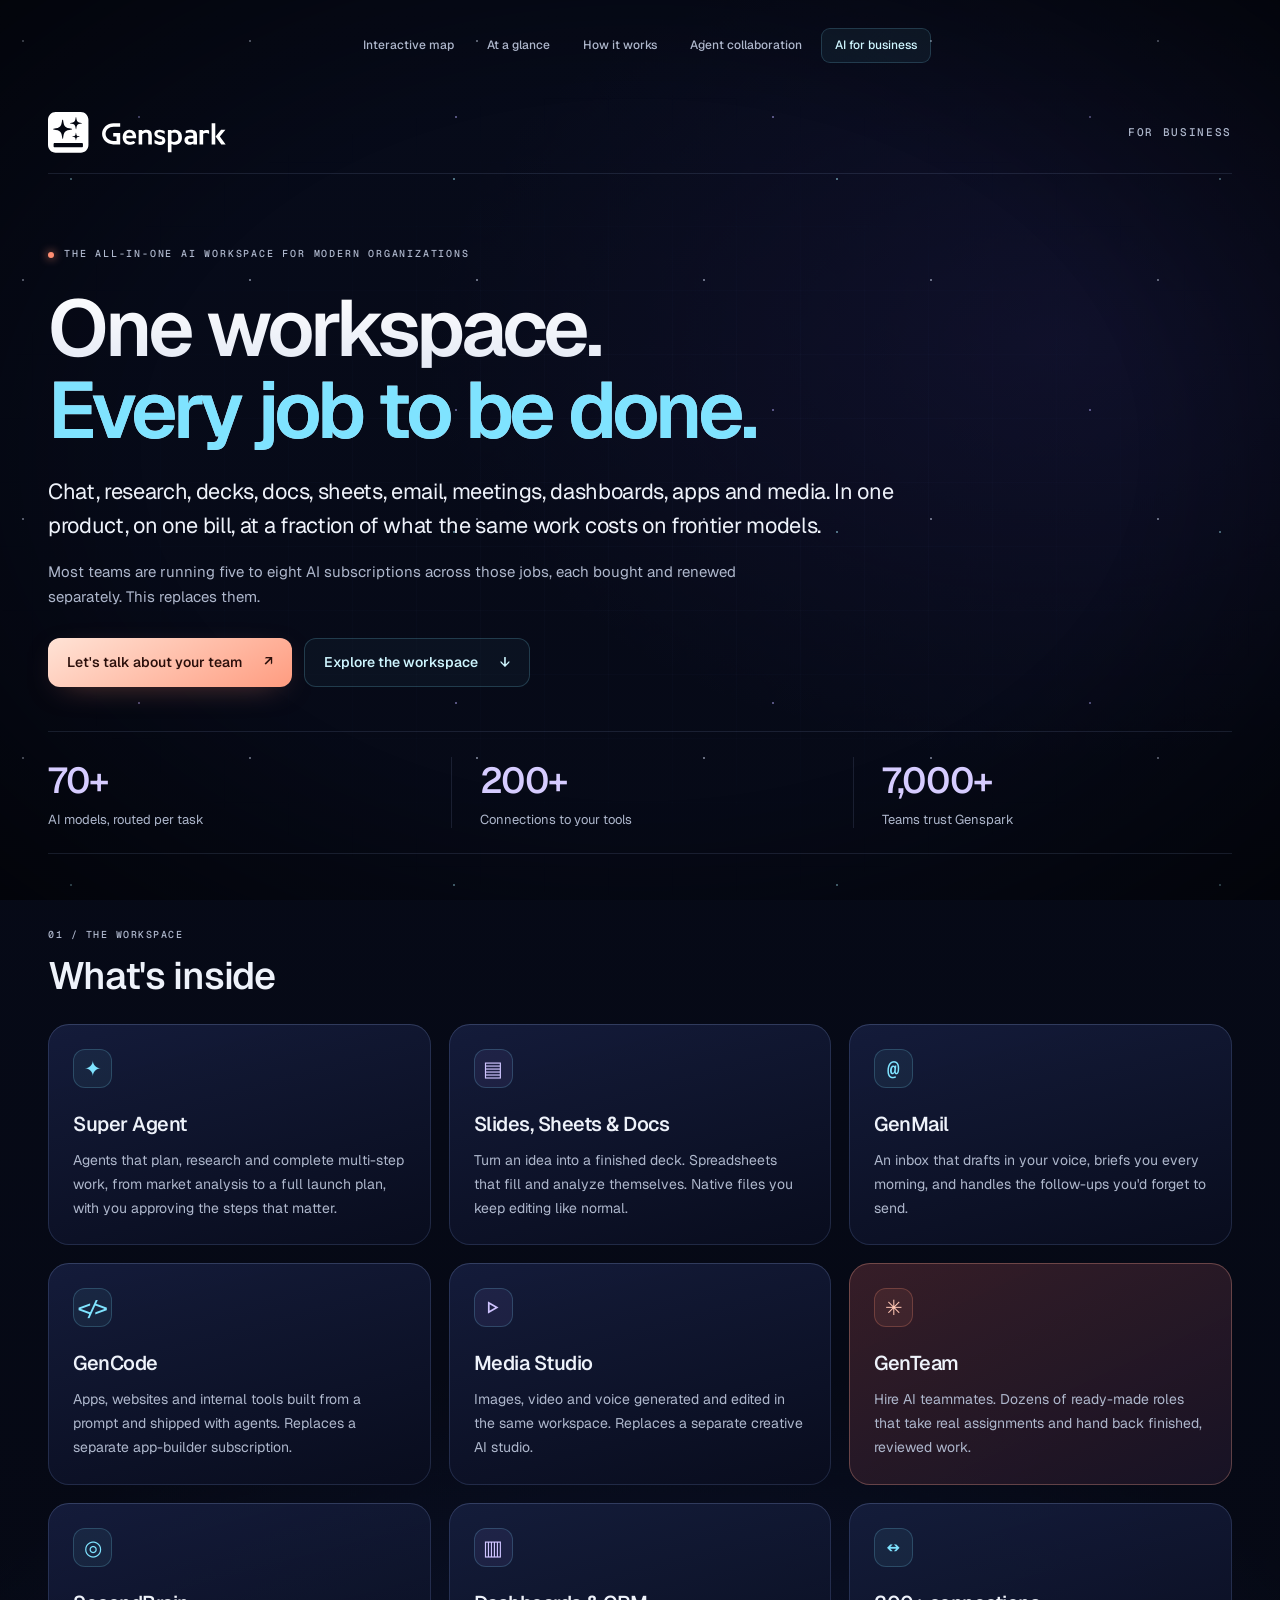
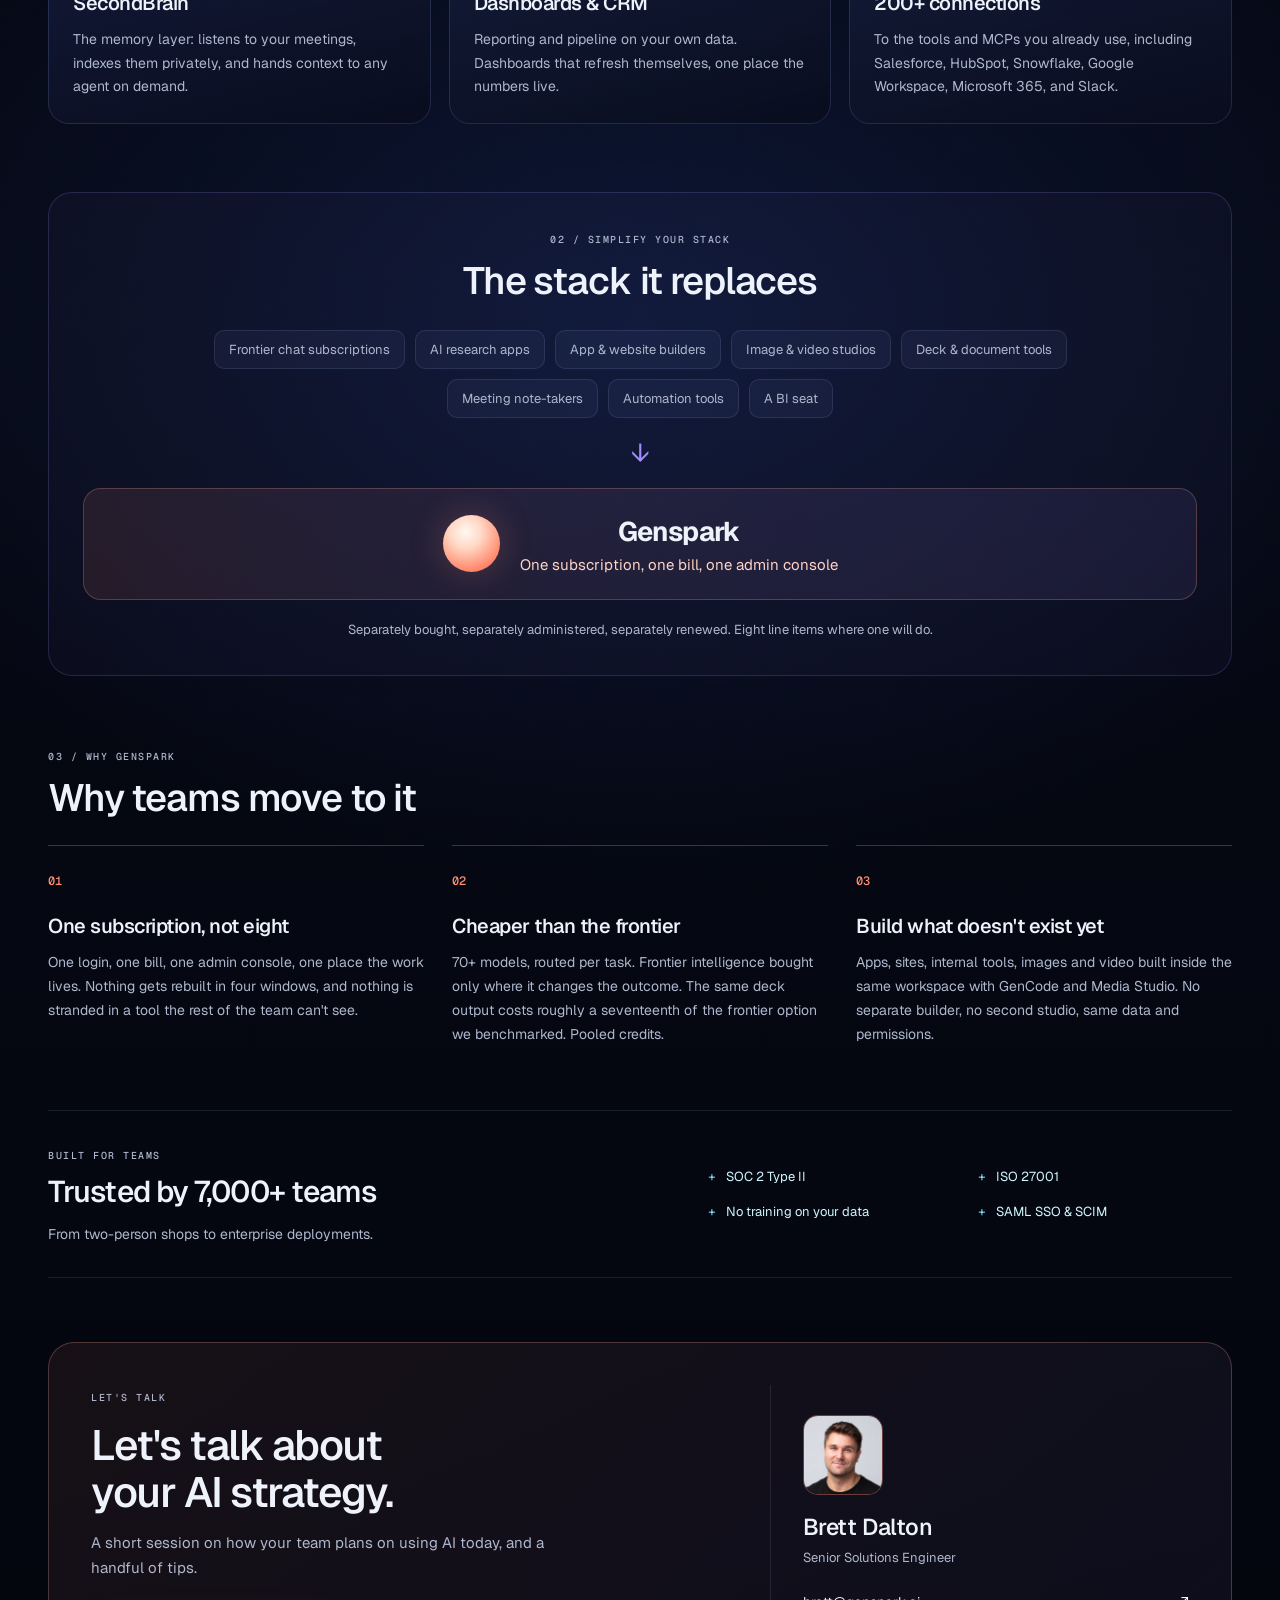
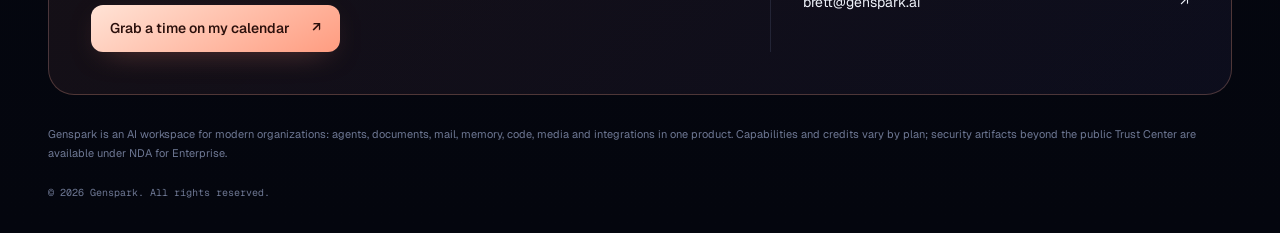
<file: index.html>
<!DOCTYPE html>
<html lang="en">
<head>
<meta charset="utf-8">
<meta name="viewport" content="width=device-width, initial-scale=1">
<title>Genspark · AI for business</title>
<meta name="description" content="One workspace. Every job to be done. Explore Genspark's AI agents, documents, mail, memory, code, media, and connections for business.">
<link rel="icon" href="data:,">
<link rel="preconnect" href="https://fonts.googleapis.com">
<link href="https://fonts.googleapis.com/css2?family=Geist:wght@300;400;500;600;700&family=Geist+Mono:wght@400;500&display=swap" rel="stylesheet">
<link rel="stylesheet" href="styles.css">
<link rel="stylesheet" href="page-nav.css">
<link rel="stylesheet" href="how-it-works.css">
<link rel="stylesheet" href="business.css">
</head>
<body class="how-page business-page">
<div class="how-stars" aria-hidden="true"></div>
<div class="grid-bg" aria-hidden="true"></div>
<div class="vignette" aria-hidden="true"></div>
<div class="business-shell">
  <header class="business-header">
    <nav class="page-nav" aria-label="Pages">
      <a href="interactive-map.html">Interactive map</a>
      <a href="at-a-glance.html">At a glance</a>
      <a href="how-it-works.html">How it works</a>
      <a href="collaboration.html">Agent collaboration</a>
      <a href="business.html" aria-current="page">AI for business</a>
    </nav>
    <div class="business-brand"><img class="business-logo" src="logos/genspark.svg" alt="Genspark" width="533" height="121"><span>For business</span></div>
  </header>

  <main>
    <section class="business-hero" aria-labelledby="business-title">
      <div class="eyebrow"><span class="dot"></span>The all-in-one AI workspace for modern organizations</div>
      <h1 id="business-title">One workspace.<br><span>Every job to be done.</span></h1>
      <p class="business-intro">Chat, research, decks, docs, sheets, email, meetings, dashboards, apps and media. In one product, on one bill, at a fraction of what the same work costs on frontier models.</p>
      <p class="business-support">Most teams are running five to eight AI subscriptions across those jobs, each bought and renewed separately. This replaces them.</p>
      <div class="business-actions"><a class="business-button primary" href="#contact">Let's talk about your team <span aria-hidden="true">↗</span></a><a class="business-button secondary" href="#inside">Explore the workspace <span aria-hidden="true">↓</span></a></div>
      <div class="business-stats" aria-label="At a glance">
        <div><strong>70+</strong><span>AI models, routed per task</span></div>
        <div><strong>200+</strong><span>Connections to your tools</span></div>
        <div><strong>7,000+</strong><span>Teams trust Genspark</span></div>
      </div>
    </section>

    <section class="business-section" id="inside" aria-labelledby="inside-title">
      <div class="section-heading"><span class="section-index">01 / The workspace</span><h2 id="inside-title">What's inside</h2></div>
      <div class="product-grid">
        <article class="product-card"><span class="product-symbol" aria-hidden="true">✦</span><h3>Super Agent</h3><p>Agents that plan, research and complete multi-step work, from market analysis to a full launch plan, with you approving the steps that matter.</p></article>
        <article class="product-card"><span class="product-symbol" aria-hidden="true">▤</span><h3>Slides, Sheets &amp; Docs</h3><p>Turn an idea into a finished deck. Spreadsheets that fill and analyze themselves. Native files you keep editing like normal.</p></article>
        <article class="product-card"><span class="product-symbol" aria-hidden="true">@</span><h3>GenMail</h3><p>An inbox that drafts in your voice, briefs you every morning, and handles the follow-ups you'd forget to send.</p></article>
        <article class="product-card"><span class="product-symbol" aria-hidden="true">&lt;/&gt;</span><h3>GenCode</h3><p>Apps, websites and internal tools built from a prompt and shipped with agents. Replaces a separate app-builder subscription.</p></article>
        <article class="product-card"><span class="product-symbol" aria-hidden="true">▷</span><h3>Media Studio</h3><p>Images, video and voice generated and edited in the same workspace. Replaces a separate creative AI studio.</p></article>
        <article class="product-card genteam-product"><span class="product-symbol" aria-hidden="true">✳</span><h3>GenTeam</h3><p>Hire AI teammates. Dozens of ready-made roles that take real assignments and hand back finished, reviewed work.</p></article>
        <article class="product-card"><span class="product-symbol" aria-hidden="true">◎</span><h3>SecondBrain</h3><p>The memory layer: listens to your meetings, indexes them privately, and hands context to any agent on demand.</p></article>
        <article class="product-card"><span class="product-symbol" aria-hidden="true">▥</span><h3>Dashboards &amp; CRM</h3><p>Reporting and pipeline on your own data. Dashboards that refresh themselves, one place the numbers live.</p></article>
        <article class="product-card"><span class="product-symbol" aria-hidden="true">↔</span><h3>200+ connections</h3><p>To the tools and MCPs you already use, including Salesforce, HubSpot, Snowflake, Google Workspace, Microsoft 365, and Slack.</p></article>
      </div>
    </section>

    <section class="business-section stack-section" aria-labelledby="stack-title">
      <div class="section-heading"><span class="section-index">02 / Simplify your stack</span><h2 id="stack-title">The stack it replaces</h2></div>
      <ul class="stack-tools"><li>Frontier chat subscriptions</li><li>AI research apps</li><li>App &amp; website builders</li><li>Image &amp; video studios</li><li>Deck &amp; document tools</li><li>Meeting note-takers</li><li>Automation tools</li><li>A BI seat</li></ul>
      <div class="consolidation-arrow" aria-hidden="true">↓</div>
      <div class="one-workspace"><span class="workspace-orb" aria-hidden="true"></span><div><h3>Genspark</h3><p>One subscription, one bill, one admin console</p></div></div>
      <p class="stack-note">Separately bought, separately administered, separately renewed. Eight line items where one will do.</p>
    </section>

    <section class="business-section" aria-labelledby="benefits-title">
      <div class="section-heading"><span class="section-index">03 / Why Genspark</span><h2 id="benefits-title">Why teams move to it</h2></div>
      <div class="benefits-grid">
        <article class="benefit-card"><span class="benefit-number">01</span><h3>One subscription, not eight</h3><p>One login, one bill, one admin console, one place the work lives. Nothing gets rebuilt in four windows, and nothing is stranded in a tool the rest of the team can't see.</p></article>
        <article class="benefit-card"><span class="benefit-number">02</span><h3>Cheaper than the frontier</h3><p>70+ models, routed per task. Frontier intelligence bought only where it changes the outcome. The same deck output costs roughly a seventeenth of the frontier option we benchmarked. Pooled credits.</p></article>
        <article class="benefit-card"><span class="benefit-number">03</span><h3>Build what doesn't exist yet</h3><p>Apps, sites, internal tools, images and video built inside the same workspace with GenCode and Media Studio. No separate builder, no second studio, same data and permissions.</p></article>
      </div>
    </section>

    <section class="trust-section" aria-labelledby="trust-title">
      <div><span class="section-index">Built for teams</span><h2 id="trust-title">Trusted by 7,000+ teams</h2><p>From two-person shops to enterprise deployments.</p></div>
      <ul class="trust-list"><li>SOC 2 Type II</li><li>ISO 27001</li><li>No training on your data</li><li>SAML SSO &amp; SCIM</li></ul>
    </section>

    <section class="contact-section" id="contact" aria-labelledby="contact-title">
      <div class="contact-intro"><span class="section-index">Let's talk</span><h2 id="contact-title">Let's talk about<br> your AI strategy.</h2><p>A short session on how your team plans on using AI today, and a handful of tips.</p><a class="business-button primary" href="https://www.genspark.ai/scheduling/sch_MEqoq4QScpPWKSX3rJI42Q" target="_blank" rel="noopener noreferrer">Grab a time on my calendar <span aria-hidden="true">↗</span></a></div>
      <address class="contact-card"><img class="contact-avatar" src="logos/brett-dalton.jpg" alt="Brett Dalton" width="80" height="80" loading="lazy"><h3>Brett Dalton</h3><p>Senior Solutions Engineer</p><a href="mailto:brett@genspark.ai">brett@genspark.ai <span aria-hidden="true">↗</span></a></address>
    </section>
  </main>
  <footer class="business-footer"><p>Genspark is an AI workspace for modern organizations: agents, documents, mail, memory, code, media and integrations in one product. Capabilities and credits vary by plan; security artifacts beyond the public Trust Center are available under NDA for Enterprise.</p><span>© 2026 Genspark. All rights reserved.</span></footer>
</div>
</body>
</html>
</file>
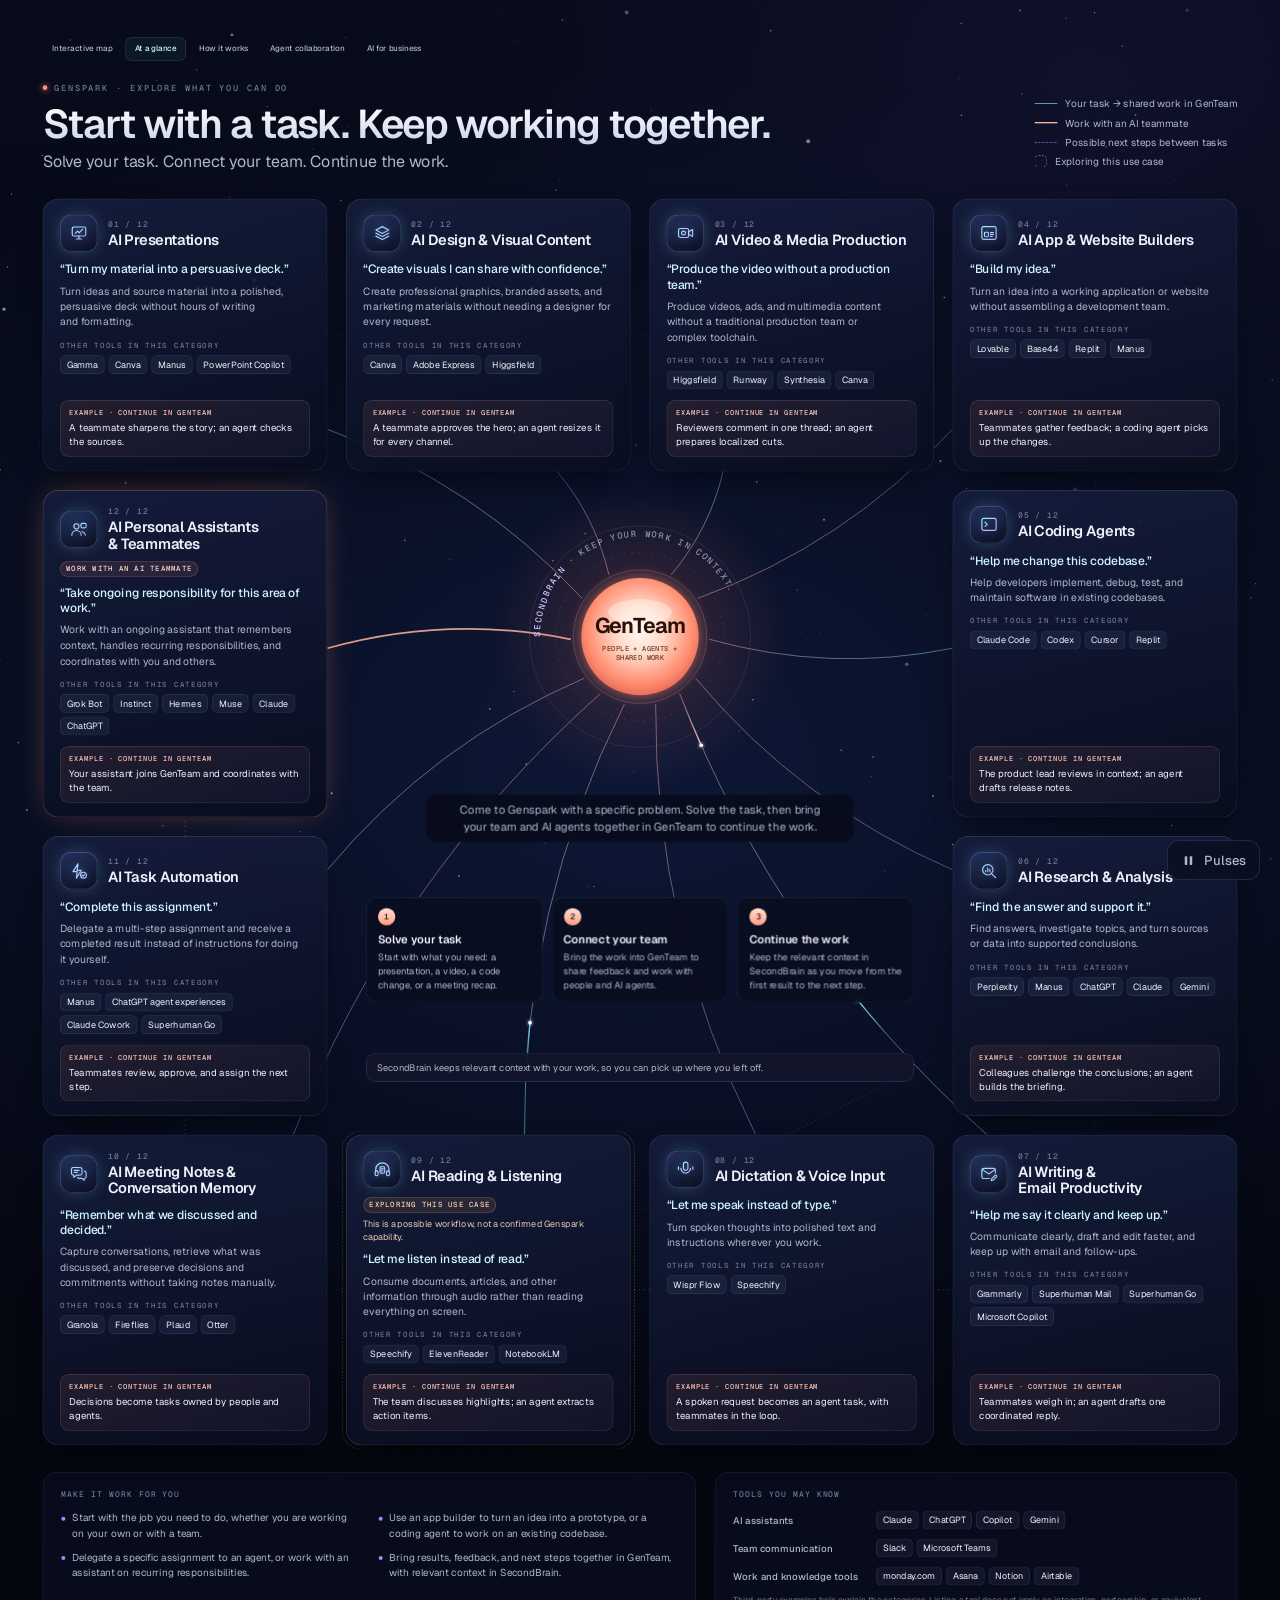
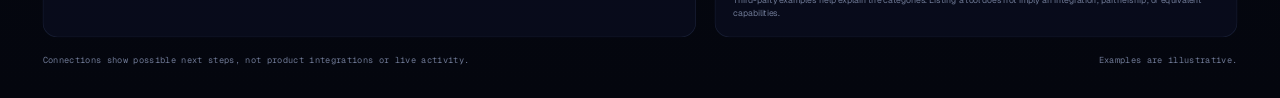
<file: at-a-glance.html>
<!DOCTYPE html>
<html lang="en">
<head>
<meta charset="utf-8">
<meta name="viewport" content="width=device-width, initial-scale=1">
<title>Genspark · Use cases at a glance</title>
<meta name="description" content="Start with a task, connect your team, and continue the work. Explore Genspark use cases at a glance.">
<link rel="icon" href="data:,">
<link rel="stylesheet" href="page-nav.css">
<link rel="preconnect" href="https://fonts.googleapis.com">
<link href="https://fonts.googleapis.com/css2?family=Geist:wght@300;400;500;600;700&family=Geist+Mono:wght@400;500&display=swap" rel="stylesheet">
<style>
:root{--bg0:#04060E;--bg1:#070B1A;--ink:#EEF2FA;--ink2:#AEB7CC;--ink3:#6E7894;--line:rgba(150,170,220,.14);
  --cyan:#7FE3FF;--violet:#A08CFF;--coral:#FF8E72;--font:"Geist",ui-sans-serif,sans-serif;--mono:"Geist Mono",ui-monospace,monospace}
*{box-sizing:border-box}
html,body{margin:0;background:var(--bg0);color:var(--ink);font-family:var(--font);-webkit-font-smoothing:antialiased}
body{overflow-x:hidden;background:radial-gradient(1400px 1000px at 50% 45%,#0D1736 0%,rgba(7,11,26,0) 70%),radial-gradient(900px 600px at 85% 5%,rgba(80,60,170,.12),transparent 70%),linear-gradient(180deg,var(--bg1),var(--bg0));min-height:100vh}
#stars{position:fixed;inset:0;width:100%;height:100%;pointer-events:none;z-index:0}
.wrap{position:relative;z-index:1}
.stage{position:relative;width:1920px;padding:56px 64px 48px;transform-origin:0 0}

/* header */
.hero{display:flex;align-items:flex-end;justify-content:space-between;gap:40px;margin-bottom:40px}
.eyebrow{display:inline-flex;align-items:center;gap:10px;font:500 13px/1 var(--mono);letter-spacing:.18em;text-transform:uppercase;color:var(--ink3)}
.eyebrow .dot{width:7px;height:7px;border-radius:50%;background:var(--coral);box-shadow:0 0 10px var(--coral)}
h1{margin:16px 0 10px;font-weight:600;font-size:60px;letter-spacing:-.03em;line-height:1.02;background:linear-gradient(180deg,#fff,#C9D3EA);-webkit-background-clip:text;background-clip:text;color:transparent}
.sub{margin:0;font-size:24px;color:var(--ink2)}
.legend{display:flex;flex-direction:column;gap:10px;font-size:15px;color:var(--ink2);padding-bottom:6px}
.legend div{display:flex;align-items:center;gap:12px}
.legend .sw{width:34px;height:0;border-top:1.6px solid var(--cyan)}
.legend .sw.x{border-top:1.4px dotted #A08CFF}
.legend .sw.c{width:18px;height:18px;border:1px dashed rgba(170,180,230,.6);border-radius:6px}
.legend .sw.d{border-top:2.6px solid #FFB49E}

/* ring grid */
.ring{position:relative;display:grid;grid-template-columns:repeat(4,1fr);grid-template-rows:repeat(4,auto);gap:28px}
.links{position:absolute;left:0;top:0;width:100%;height:100%;pointer-events:none;overflow:visible;z-index:0}
.card{position:relative;z-index:1;padding:24px 26px 22px;border-radius:24px;display:flex;flex-direction:column;
  background:linear-gradient(165deg,rgba(22,30,62,.88),rgba(9,13,30,.92));
  box-shadow:inset 0 0 0 1px rgba(150,180,255,.14),inset 0 1px 0 rgba(255,255,255,.05),0 20px 50px -20px rgba(0,0,0,.8)}
.card.cand{box-shadow:inset 0 0 0 1px rgba(255,170,100,.22),0 20px 50px -20px rgba(0,0,0,.8)}
.card.cand::after{content:"";position:absolute;inset:-6px;border-radius:29px;border:1px dashed rgba(255,190,140,.3);pointer-events:none}
.card.direct{box-shadow:inset 0 0 0 1px rgba(255,160,135,.32),0 0 50px -16px rgba(255,142,114,.45)}
.c-top{display:flex;gap:16px;align-items:center;margin-bottom:14px}
.tile{flex:none;position:relative;width:56px;height:56px;border-radius:17px;display:grid;place-items:center;
  background:linear-gradient(160deg,rgba(36,50,96,.95),rgba(10,14,32,.95));box-shadow:inset 0 0 0 1px rgba(160,200,255,.28),0 0 26px -6px rgba(127,227,255,.4)}
.tile{cursor:pointer;transition:transform .35s cubic-bezier(.2,.7,.2,1),box-shadow .35s;outline:none}
.tile:hover,.tile:focus-visible{transform:scale(1.08);box-shadow:inset 0 0 0 1px rgba(180,230,255,.5),0 0 34px -2px rgba(127,227,255,.6)}
.tile:focus-visible{outline:2px solid var(--cyan);outline-offset:4px}
.tile .ico{width:27px;height:27px;filter:drop-shadow(0 0 6px rgba(127,227,255,.35))}
.tile .flash{position:absolute;inset:-5px;border-radius:21px;box-shadow:0 0 22px 2px rgba(127,227,255,.55);opacity:0;transition:opacity .9s}
.tile .flash.on{opacity:1;transition:opacity .08s}
.c-num{font:500 12px var(--mono);letter-spacing:.14em;color:var(--ink3)}
.c-name{margin:3px 0 0;font-size:22px;font-weight:600;letter-spacing:-.02em;line-height:1.15;text-wrap:balance}
.c-job{font-size:18px;color:#CFF6FF;margin:0 0 10px;font-weight:500;letter-spacing:-.01em}
.c-desc{font-size:15.5px;line-height:1.5;color:var(--ink2);margin:0 0 16px;text-wrap:pretty}
.c-k{font:500 11px var(--mono);letter-spacing:.14em;text-transform:uppercase;color:var(--ink3);margin:0 0 8px}
.chips{display:flex;flex-wrap:wrap;gap:6px}
.chip{font-size:13.5px;padding:5px 10px;border-radius:8px;background:rgba(150,170,230,.07);box-shadow:inset 0 0 0 1px rgba(150,170,230,.16);color:var(--ink)}
.c-next{margin-top:auto;padding-top:16px}
.c-next p{margin:0;padding:12px 14px;border-radius:13px;font-size:14.5px;line-height:1.45;color:var(--ink);
  background:linear-gradient(160deg,rgba(255,142,114,.09),rgba(160,140,255,.05));box-shadow:inset 0 0 0 1px rgba(255,170,150,.18)}
.c-next p span{display:block;font:500 10.5px var(--mono);letter-spacing:.13em;text-transform:uppercase;color:#FFC6B4;margin-bottom:5px}
.badge{display:inline-block;font:500 11px/1 var(--mono);letter-spacing:.08em;text-transform:uppercase;padding:6px 9px;border-radius:999px;margin:0 0 12px;align-self:flex-start}
.badge.cand{color:#FFD4A8;background:rgba(255,170,100,.1);box-shadow:inset 0 0 0 1px rgba(255,170,100,.35)}
.badge.direct{color:#FFD9CC;background:rgba(255,142,114,.1);box-shadow:inset 0 0 0 1px rgba(255,142,114,.35)}
.cand-note{font-size:13.5px;color:#E8C9AE;margin:-4px 0 12px;line-height:1.4}

/* center */
.center{grid-column:2/4;grid-row:2/4;position:relative;z-index:1;display:grid;grid-template-columns:1fr;place-items:center;padding:20px 30px}
.nucleus-wrap{position:relative;width:340px;height:340px;display:grid;place-items:center}
.nucleus-wrap svg{position:absolute;inset:-60px;width:460px;height:460px;overflow:visible}
.core{position:relative;width:176px;height:176px;border-radius:50%;display:flex;flex-direction:column;align-items:center;justify-content:center;gap:7px;text-align:center}
.core b{font-weight:650;font-size:32px;letter-spacing:-.03em;color:#2A0F0B}
.core small{font:500 10.5px/1.35 var(--mono);letter-spacing:.06em;text-transform:uppercase;color:rgba(70,22,14,.8);max-width:130px}
.halo-text{font:500 13px var(--mono);letter-spacing:.2em;fill:rgba(200,215,255,.65);text-transform:uppercase}
.halo-text .sb{fill:#CFC4FF}
.spin{transform-origin:230px 230px;animation:spin 140s linear infinite}.spin.rev{animation-duration:90s;animation-direction:reverse}
@keyframes spin{to{transform:rotate(360deg)}}
.breath{transform-origin:230px 230px;animation:breath 6s ease-in-out infinite}
@keyframes breath{50%{transform:scale(1.06);opacity:.85}}
.paused .spin,.paused .breath{animation-play-state:paused}
.flow-line{margin:6px 0 22px;padding:10px 20px;border-radius:14px;background:rgba(7,10,24,.82);backdrop-filter:blur(6px);font-size:17px;color:var(--ink2);text-align:center;max-width:640px;line-height:1.5;text-wrap:balance}
.steps{display:grid;grid-template-columns:repeat(3,1fr);gap:14px;width:100%;max-width:860px;margin:0;padding:0;list-style:none}
.steps li{padding:16px 18px;border-radius:16px;background:rgba(10,14,32,.92);backdrop-filter:blur(8px);box-shadow:inset 0 0 0 1px rgba(150,170,230,.14)}
.steps .n{display:inline-grid;place-items:center;width:26px;height:26px;border-radius:50%;font:500 12px var(--mono);color:#2A0F0B;background:linear-gradient(180deg,#FFE3D6,#FF9C80);margin-bottom:10px}
.steps b{display:block;font-size:17px;font-weight:600;margin-bottom:4px}
.steps span{font-size:14px;line-height:1.45;color:var(--ink2)}
.layers{display:flex;gap:14px;margin-top:14px;width:100%;max-width:860px}
.layer{flex:1;padding:12px 16px;border-radius:14px;font-size:14px;line-height:1.45;color:var(--ink2);background:linear-gradient(rgba(160,140,255,.07),rgba(160,140,255,.07)),rgba(8,11,26,.92);box-shadow:inset 0 0 0 1px rgba(160,140,255,.24)}
.layer b{color:#D6CCFF}
.layer.future{background:rgba(8,11,26,.92);box-shadow:none;border:1px dashed rgba(160,140,255,.3)}
.layer.future em{font-style:normal;font:500 10px var(--mono);letter-spacing:.12em;text-transform:uppercase;color:var(--ink3);margin-left:6px}

/* bottom band */
.band{display:grid;grid-template-columns:1.25fr 1fr;gap:28px;margin-top:40px}
.panel{padding:26px 28px;border-radius:22px;background:rgba(10,14,32,.72);box-shadow:inset 0 0 0 1px rgba(150,180,255,.12)}
.panel h2{margin:0 0 16px;font:500 12px var(--mono);letter-spacing:.16em;text-transform:uppercase;color:var(--ink3)}
.notes{margin:0;padding:0;list-style:none;display:grid;grid-template-columns:1fr 1fr;gap:14px 28px}
.notes li{font-size:15px;line-height:1.5;color:var(--ink2);padding-left:16px;position:relative}
.notes li::before{content:"";position:absolute;left:0;top:9px;width:6px;height:6px;border-radius:50%;background:var(--violet)}
.ctx-grp{display:grid;grid-template-columns:200px 1fr;gap:14px;align-items:start;margin-bottom:14px}
.ctx-grp h3{margin:5px 0 0;font-size:14.5px;font-weight:500;color:var(--ink2)}
.fine{margin:6px 0 0;font-size:13px;color:var(--ink3);line-height:1.45}
.foot{display:flex;justify-content:space-between;align-items:center;margin-top:26px;font:400 13px var(--mono);color:var(--ink3)}

/* links */
.spoke{fill:none;stroke-width:1.3;opacity:.55}
.spoke.direct{stroke-width:2.6;opacity:.85}
.cross{fill:none;stroke:#8A7CFF;stroke-width:1.2;opacity:.28;stroke-dasharray:1 6;stroke-linecap:round}
.pulse-head{filter:url(#glow)}

.ctl{position:fixed;z-index:5;right:20px;bottom:20px;height:40px;padding:0 14px;border:0;border-radius:12px;display:flex;gap:8px;align-items:center;cursor:pointer;
  background:rgba(10,14,32,.8);backdrop-filter:blur(12px);color:var(--ink2);font:500 13px var(--font);box-shadow:inset 0 0 0 1px rgba(150,180,255,.16)}
.ctl:hover{color:var(--ink)}.ctl:focus-visible{outline:2px solid var(--cyan)}
.ctl svg{width:15px;height:15px;fill:currentColor}
.ctl .i-play{display:none}.ctl.is-paused .i-play{display:block}.ctl.is-paused .i-pause{display:none}

/* stacked mobile layout */
.stack .stage{width:auto;padding:28px 18px 80px;transform:none!important}
.stack .hero{flex-direction:column;align-items:flex-start;gap:18px}
.stack h1{font-size:34px}.stack .sub{font-size:17px}
.stack .ring{grid-template-columns:1fr;gap:16px}
.stack .ring>.card{grid-column:auto!important;grid-row:auto!important}
.stack .center{grid-column:auto;grid-row:1;padding:0 0 10px}
.stack .nucleus-wrap{transform:scale(.8);margin:-30px 0}
.stack .steps,.stack .layers,.stack .band,.stack .notes{grid-template-columns:1fr;flex-direction:column}
.stack .ctx-grp{grid-template-columns:1fr;gap:8px}
.stack .links{display:none}
.stack .foot{flex-direction:column;gap:8px;align-items:flex-start}
@media (prefers-reduced-motion:reduce){.spin,.breath{animation:none}}
</style>
</head>
<body>
<svg width="0" height="0" style="position:absolute" aria-hidden="true"><defs><linearGradient id="gtIconGrad" x1="0" y1="0" x2="1" y2="1"><stop offset="0" stop-color="#9FF0FF"/><stop offset="1" stop-color="#B9A2FF"/></linearGradient></defs></svg>
<canvas id="stars" aria-hidden="true"></canvas>
<div class="wrap" id="wrap">
<div class="stage" id="stage">
  <nav class="page-nav page-nav--glance" aria-label="Pages">
    <a href="interactive-map.html">Interactive map</a>
    <a href="at-a-glance.html" aria-current="page">At a glance</a>
    <a href="how-it-works.html">How it works</a>
    <a href="collaboration.html">Agent collaboration</a>
    <a href="business.html">AI for business</a>
  </nav>
  <header class="hero">
    <div>
      <div class="eyebrow"><span class="dot"></span>Genspark · Explore what you can do</div>
      <h1 id="title"></h1>
      <p class="sub" id="subtitle"></p>
    </div>
    <div class="legend" aria-label="Legend">
      <div><span class="sw"></span>Your task → shared work in GenTeam</div>
      <div><span class="sw d"></span>Work with an AI teammate</div>
      <div><span class="sw x"></span>Possible next steps between tasks</div>
      <div><span class="sw c"></span>Exploring this use case</div>
    </div>
  </header>

  <section class="ring" id="ring">
    <svg class="links" id="links" aria-hidden="true">
      <defs>
        <filter id="glow" x="-50%" y="-50%" width="200%" height="200%"><feGaussianBlur stdDeviation="3" result="b"/><feMerge><feMergeNode in="b"/><feMergeNode in="SourceGraphic"/></feMerge></filter>
      </defs>
      <g id="crossG"></g><g id="spokeG"></g><g id="pulseG"></g>
    </svg>

    <div class="center" id="center">
      <div class="nucleus-wrap" id="nucleus">
        <svg viewBox="0 0 460 460" aria-hidden="true">
          <defs>
            <radialGradient id="ng" cx="50%" cy="45%" r="60%"><stop offset="0" stop-color="#FFF8F2"/><stop offset=".35" stop-color="#FFD9C6"/><stop offset=".75" stop-color="#FF8E72"/><stop offset="1" stop-color="#E25C4A"/></radialGradient>
            <radialGradient id="ag" cx="50%" cy="50%" r="50%"><stop offset="0" stop-color="#FF9C80" stop-opacity=".45"/><stop offset=".45" stop-color="#FF7A66" stop-opacity=".12"/><stop offset="1" stop-color="#FF7A66" stop-opacity="0"/></radialGradient>
            <filter id="sg"><feGaussianBlur stdDeviation="8"/></filter>
            <path id="hp" d="M80,230 a150,150 0 1,1 300,0 a150,150 0 1,1 -300,0"/>
          </defs>
          <circle class="breath" cx="230" cy="230" r="230" fill="url(#ag)"/>
          <g class="spin">
            <circle cx="230" cy="230" r="166" fill="none" stroke="rgba(160,150,255,.2)"/>
            <text class="halo-text"><textPath href="#hp"><tspan class="sb">SecondBrain</tspan><tspan>  ·  keep your work in context.</tspan></textPath></text>
          </g>
          <g class="spin rev"><circle cx="230" cy="230" r="126" fill="none" stroke="rgba(255,190,170,.25)" stroke-dasharray="1 9" stroke-linecap="round"/></g>
          <circle cx="230" cy="230" r="100" fill="none" stroke="rgba(255,200,180,.3)"/>
          <circle cx="230" cy="230" r="92" fill="#FF8E72" opacity=".35" filter="url(#sg)"/>
          <circle cx="230" cy="230" r="88" fill="url(#ng)"/>
          <ellipse cx="230" cy="193" rx="48" ry="19" fill="#fff" opacity=".35"/>
          <circle id="coreFlash" cx="230" cy="230" r="104" fill="none" stroke="#FFE6DA" stroke-width="2" opacity="0" style="transition:opacity .6s" filter="url(#glow)"/>
        </svg>
        <div class="core"><b>GenTeam</b><small id="coreLabel"></small></div>
      </div>
      <p class="flow-line" id="journeyIntro"></p>
      <ol class="steps" id="steps"></ol>
      <div class="layers">
        <div class="layer" id="journeyContext"></div>
      </div>
    </div>
  </section>

  <section class="band">
    <div class="panel"><h2>Make it work for you</h2><ul class="notes" id="notes"></ul></div>
    <div class="panel"><h2>Tools you may know</h2><div id="ctx"></div>
      <p class="fine">Third-party examples help explain the categories. Listing a tool does not imply an integration, partnership, or equivalent capabilities.</p></div>
  </section>

  <div class="foot">
    <span>Connections show possible next steps, not product integrations or live activity.</span>
    <span>Examples are illustrative.</span>
  </div>
</div>
</div>
<button class="ctl" id="btnPlay" aria-label="Pause animation"><svg class="i-pause" viewBox="0 0 24 24"><rect x="6" y="5" width="4" height="14" rx="1"/><rect x="14" y="5" width="4" height="14" rx="1"/></svg><svg class="i-play" viewBox="0 0 24 24"><path d="M8 5.5v13l10.5-6.5z"/></svg><span>Pulses</span></button>

<script src="data.js"></script>
<script src="icons.js"></script>
<script src="orbit.js"></script>
<script>
(function(){
  const D=GT_DATA,ICON=GT_ICON,$=s=>document.querySelector(s),NS='http://www.w3.org/2000/svg';
  const mk=(t,a,p)=>{const e=document.createElementNS(NS,t);for(const k in a)e.setAttribute(k,a[k]);p&&p.appendChild(e);return e};
  const reduce=matchMedia('(prefers-reduced-motion: reduce)');
  $('#title').textContent=D.title;$('#subtitle').textContent=D.subtitle;$('#coreLabel').textContent=D.center.label;
  $('#journeyIntro').textContent=D.journey.intro;$('#journeyContext').textContent=D.journey.context;
  $('#steps').innerHTML=D.journey.steps.map((s,i)=>`<li><span class="n">${i+1}</span><b>${s.k}</b><span>${s.t}</span></li>`).join('');
  $('#notes').innerHTML=D.journey.notes.map(n=>`<li>${n}</li>`).join('');
  const chips=a=>`<div class="chips">${a.map(c=>`<span class="chip">${c}</span>`).join('')}</div>`;
  $('#ctx').innerHTML=D.context.map(g=>`<div class="ctx-grp"><h3>${g.k}</h3>${chips(g.items)}</div>`).join('');

  // perimeter of a 4x4 grid, clockwise from top-left
  const POS=[[1,1],[1,2],[1,3],[1,4],[2,4],[3,4],[4,4],[4,3],[4,2],[4,1],[3,1],[2,1]];
  const ring=$('#ring'),cards=[];
  D.categories.forEach((c,i)=>{
    const el=document.createElement('article');
    el.className='card'+(c.candidate?' cand':'')+(c.direct?' direct':'');
    el.style.gridRow=POS[i][0];el.style.gridColumn=POS[i][1];
    el.innerHTML=`<div class="c-top"><div class="tile">${ICON(c.icon)}<span class="flash"></span></div><div><div class="c-num">${String(c.id).padStart(2,'0')} / 12</div><h3 class="c-name">${c.name}</h3></div></div>
      ${c.candidate?`<span class="badge cand">${c.statusLabel}</span><p class="cand-note">${c.statusNote}</p>`:''}
      ${c.direct?'<span class="badge direct">Work with an AI teammate</span>':''}
      <p class="c-job">“${c.job}”</p>
      <p class="c-desc">${c.desc}</p>
      <div class="c-k">Other tools in this category</div>${chips(c.competitors)}
      <div class="c-next"><p><span>Example · continue in GenTeam</span>${c.handoff}</p></div>`;
    ring.appendChild(el);cards.push({c,el,row:POS[i][0],col:POS[i][1]});
    const tile=el.querySelector('.tile');tile.tabIndex=0;tile.setAttribute('aria-label',`${c.name}. Other tools in this category: ${c.competitors.join(', ')}`);
    GT_ORBIT.attach(tile,tile,c,{baseTile:56,isPaused:()=>!playing});
  });

  // scaling
  const wrap=$('#wrap'),stage=$('#stage');let scale=1;
  function layout(){
    const stack=innerWidth<900;document.body.classList.toggle('stack',stack);
    if(stack){scale=1;wrap.style.height='';stage.style.transform='';}
    else{scale=innerWidth/1920;stage.style.transform=`scale(${scale})`;wrap.style.height=stage.offsetHeight*scale+'px';}
    drawLinks();
  }

  // links
  let spokes=[],crosses=[];
  function sample(p){const len=p.getTotalLength(),pts=[];for(let s=0;s<=len;s+=3){const q=p.getPointAtLength(s);pts.push([q.x,q.y])}return{len,pts}}
  function rel(el){const r=el.getBoundingClientRect(),R=ring.getBoundingClientRect();return{x:(r.left-R.left)/scale,y:(r.top-R.top)/scale,w:r.width/scale,h:r.height/scale}}
  function edgePoint(b,tx,ty){ // point on rect edge facing target
    const cx=b.x+b.w/2,cy=b.y+b.h/2,dx=tx-cx,dy=ty-cy;const k=Math.min(Math.abs((b.w/2)/dx||1e9),Math.abs((b.h/2)/dy||1e9));return[cx+dx*k,cy+dy*k]}
  function drawLinks(){
    if(document.body.classList.contains('stack'))return;
    const svg=$('#links');['#crossG','#spokeG','#pulseG'].forEach(s=>$(s).innerHTML='');
    svg.querySelectorAll('.pg').forEach(e=>e.remove());pulses=[];
    const R=rel(ring);svg.setAttribute('viewBox',`0 0 ${ring.offsetWidth} ${ring.offsetHeight}`);
    const nb=rel($('#nucleus')),ncx=nb.x+nb.w/2,ncy=nb.y+nb.h/2,nr=104;
    const defs=svg.querySelector('defs');
    spokes=cards.map((k,i)=>{
      const b=rel(k.el);k.b=b;
      const [ex,ey]=edgePoint(b,ncx,ncy);
      const a=Math.atan2(ey-ncy,ex-ncx),sx=ncx+Math.cos(a)*nr,sy=ncy+Math.sin(a)*nr;
      const mx=(sx+ex)/2,my=(sy+ey)/2,dx=ex-sx,dy=ey-sy,dl=Math.hypot(dx,dy),q=.12*dl;
      const col=i%2?'#A08CFF':'#7FE3FF';
      const g=mk('linearGradient',{id:'sp'+i,class:'pg',gradientUnits:'userSpaceOnUse',x1:ex,y1:ey,x2:sx,y2:sy},defs);
      mk('stop',{offset:0,'stop-color':k.c.direct?'#FFB49E':col},g);mk('stop',{offset:1,'stop-color':'#FFB49E'},g);
      const p=mk('path',{d:`M${sx},${sy} Q${mx-dy/dl*q},${my+dx/dl*q} ${ex},${ey}`,class:'spoke'+(k.c.direct?' direct':''),stroke:`url(#sp${i})`},$('#spokeG'));
      return{k,col,...sample(p)};
    });
    crosses=D.crossLinks.map(([a,b])=>{
      const A=cards[a-1].b,B=cards[b-1].b;
      const ac=[A.x+A.w/2,A.y+A.h/2],bc=[B.x+B.w/2,B.y+B.h/2];
      const [x1,y1]=edgePoint(A,...bc),[x2,y2]=edgePoint(B,...ac);
      const p=mk('path',{d:`M${x1},${y1} L${x2},${y2}`,class:'cross'},$('#crossG'));
      return{a,b,...sample(p)};
    }).filter(c=>c.len>20);
  }

  // pulses
  let playing=!reduce.matches,pulses=[],last=0,lt=0,pid=0;
  const at=(t,s)=>t.pts[Math.max(0,Math.min(t.pts.length-1,Math.round(s/3)))];
  function spawn(){
    const defs=$('#links defs');let t,kind,inward=Math.random()<.62,color;
    if(Math.random()<.2&&crosses.length){t=crosses[(Math.random()*crosses.length)|0];kind='x';color='#B6A6FF';inward=Math.random()<.5}
    else{t=spokes[(Math.random()*12)|0];kind='s';color=inward?t.col:'#FFD2C2'}
    if(!t)return;
    const id='pp'+pid++,g=mk('linearGradient',{id,class:'pg',gradientUnits:'userSpaceOnUse'},defs);
    mk('stop',{offset:0,'stop-color':color,'stop-opacity':0},g);mk('stop',{offset:1,'stop-color':color,'stop-opacity':.95},g);
    const tail=mk('path',{fill:'none','stroke-linecap':'round',stroke:`url(#${id})`,'stroke-width':kind=='x'?1.3:2},$('#pulseG'));
    const head=mk('circle',{r:kind=='x'?2:2.8,fill:'#F4FDFF',class:'pulse-head'},$('#pulseG'));
    pulses.push({t,kind,inward,s:0,sp:(kind=='x'?140:230)+Math.random()*100,tl:kind=='x'?40:70,tail,head,g});
  }
  function flashCard(i){const f=cards[i].el.querySelector('.flash');f.classList.add('on');setTimeout(()=>f.classList.remove('on'),140)}
  function flashCore(){const f=$('#coreFlash');f.setAttribute('opacity',.55);setTimeout(()=>f.setAttribute('opacity',0),120)}
  function tick(now){
    if(!playing)return;const dt=Math.min(.05,(now-lt)/1000);lt=now;
    if(!document.body.classList.contains('stack')&&now-last>520&&pulses.length<9){spawn();last=now-Math.random()*200}
    pulses=pulses.filter(p=>{
      p.s+=p.sp*dt;const L=p.t.len;
      if(p.s-p.tl>L){p.tail.remove();p.head.remove();p.g.remove();return false}
      if(!p.done&&p.s>=L){p.done=1;if(p.kind=='s'){p.inward?flashCore():flashCard(spokes.indexOf(p.t))}else flashCard((p.inward?p.t.a:p.t.b)-1)}
      const pos=s=>at(p.t,p.inward?L-s:s),h=Math.min(p.s,L),pts=[];
      for(let s=Math.max(0,p.s-p.tl);s<=h;s+=4)pts.push(pos(s));pts.push(pos(h));
      p.tail.setAttribute('d','M'+pts.map(q=>q.join(',')).join(' L'));
      const a=pts[0],b=pts[pts.length-1];
      p.g.setAttribute('x1',a[0]);p.g.setAttribute('y1',a[1]);p.g.setAttribute('x2',b[0]);p.g.setAttribute('y2',b[1]);
      p.head.setAttribute('cx',b[0]);p.head.setAttribute('cy',b[1]);p.head.setAttribute('opacity',p.s>L?Math.max(0,1-(p.s-L)/p.tl):1);
      return true});
    requestAnimationFrame(tick);
  }
  const btn=$('#btnPlay');
  function setPlaying(v){playing=v;document.body.classList.toggle('paused',!v);btn.classList.toggle('is-paused',!v);
    btn.setAttribute('aria-label',v?'Pause animation':'Play animation');$('#pulseG').style.opacity=v?1:0;
    if(v){lt=performance.now();requestAnimationFrame(tick)}}
  btn.onclick=()=>setPlaying(!playing);
  reduce.addEventListener&&reduce.addEventListener('change',()=>setPlaying(!reduce.matches));

  function stars(){const c=$('#stars'),d=Math.min(2,devicePixelRatio||1),w=innerWidth,h=innerHeight;c.width=w*d;c.height=h*d;const x=c.getContext('2d');x.scale(d,d);
    let s=7;const r=()=>((s=(s*16807)%2147483647)/2147483647);for(let i=0;i<(w*h)/5200;i++){x.globalAlpha=.15+r()*.5;x.fillStyle=r()<.2?'#B9AEFF':'#DDE6FF';x.beginPath();x.arc(r()*w,r()*h,r()<.92?r()*.8+.2:r()*1.2+.8,0,7);x.fill()}}

  let rt;addEventListener('resize',()=>{clearTimeout(rt);rt=setTimeout(()=>{layout();stars()},120)});
  (document.fonts?document.fonts.ready:Promise.resolve()).then(()=>{layout();stars();setPlaying(playing)});
  layout();
})();
</script>
</body>
</html>
</file>
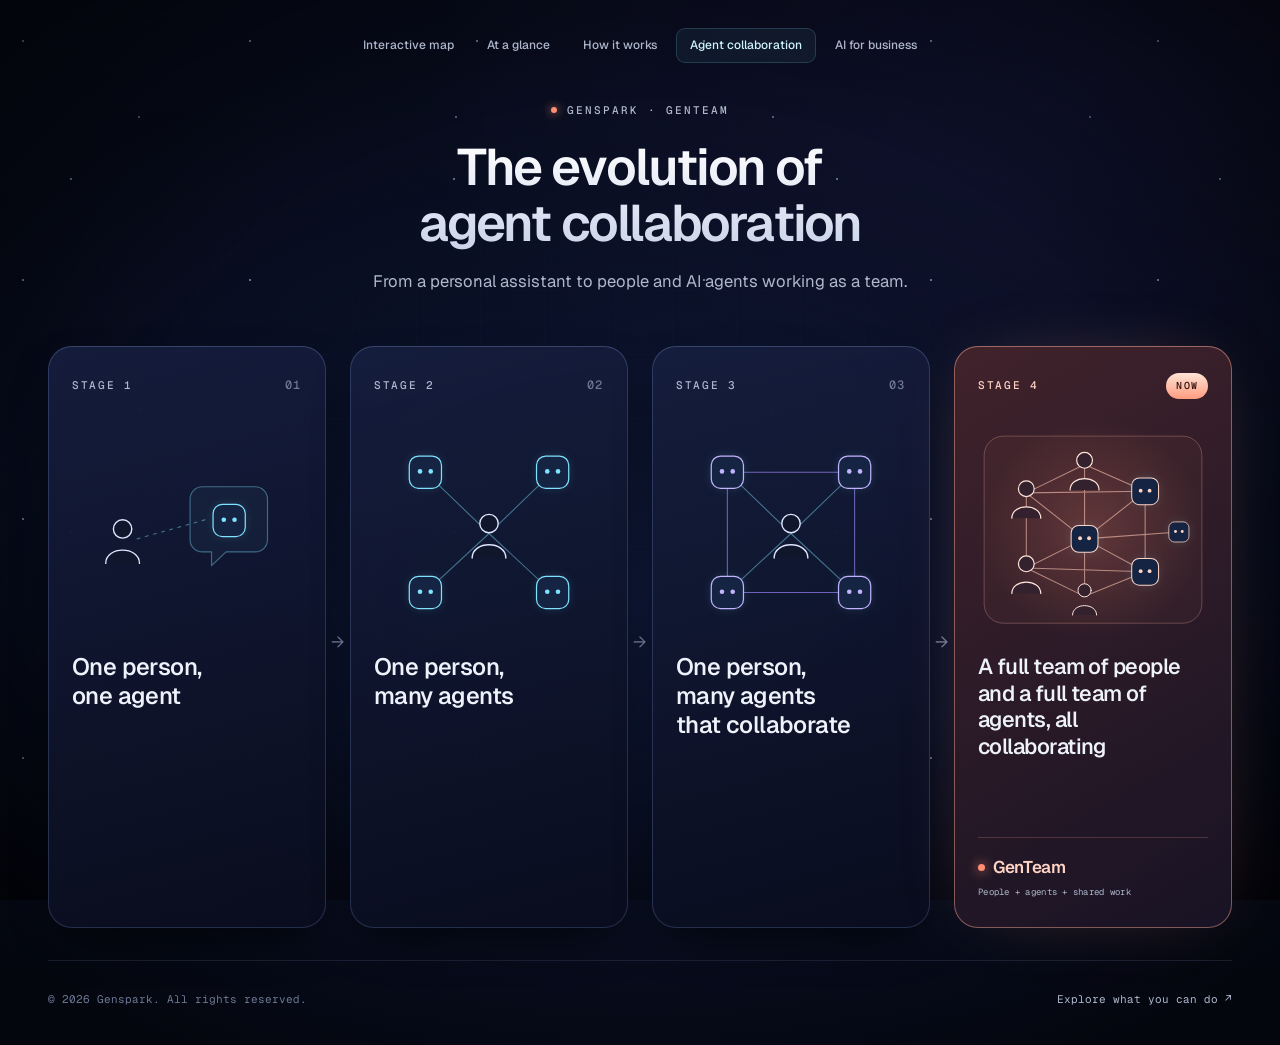
<file: collaboration.html>
<!DOCTYPE html>
<html lang="en">
<head>
<meta charset="utf-8">
<meta name="viewport" content="width=device-width, initial-scale=1">
<title>Genspark · The evolution of agent collaboration</title>
<meta name="description" content="From one person and one agent to full teams of people and AI agents working together in GenTeam.">
<link rel="icon" href="data:,">
<link rel="preconnect" href="https://fonts.googleapis.com">
<link href="https://fonts.googleapis.com/css2?family=Geist:wght@300;400;500;600;700&family=Geist+Mono:wght@400;500&display=swap" rel="stylesheet">
<link rel="stylesheet" href="styles.css">
<link rel="stylesheet" href="page-nav.css">
<link rel="stylesheet" href="how-it-works.css">
<link rel="stylesheet" href="collaboration.css">
</head>
<body class="how-page collaboration-page">
<div class="how-stars" aria-hidden="true"></div>
<div class="grid-bg" aria-hidden="true"></div>
<div class="vignette" aria-hidden="true"></div>
<svg width="0" height="0" class="symbol-library" aria-hidden="true"><defs>
  <symbol id="person" viewBox="0 0 56 70"><circle cx="28" cy="17" r="12"/><path d="M6 62c0-23 44-23 44 0"/></symbol>
  <symbol id="agent" viewBox="0 0 48 48"><rect class="agent-face" x="3" y="3" width="42" height="42" rx="12"/><circle class="agent-eye" cx="17" cy="23" r="3"/><circle class="agent-eye" cx="31" cy="23" r="3"/></symbol>
  <radialGradient id="team-aura"><stop stop-color="#FF8E72" stop-opacity=".2"/><stop offset="1" stop-color="#FF8E72" stop-opacity="0"/></radialGradient>
</defs></svg>
<main class="collaboration-shell">
  <header class="collaboration-hero">
    <nav class="page-nav" aria-label="Pages">
      <a href="interactive-map.html">Interactive map</a>
      <a href="at-a-glance.html">At a glance</a>
      <a href="how-it-works.html">How it works</a>
      <a href="collaboration.html" aria-current="page">Agent collaboration</a>
      <a href="business.html">AI for business</a>
    </nav>
    <div class="eyebrow"><span class="dot"></span>Genspark · GenTeam</div>
    <h1>The evolution of<br> agent collaboration</h1>
    <p class="collaboration-lead">From a personal assistant to people and AI agents working as a team.</p>
  </header>

  <ol class="evolution" aria-label="Four stages of agent collaboration">
    <li class="evolution-card">
      <div class="stage-heading"><span>Stage 1</span><span class="stage-number" aria-hidden="true">01</span></div>
      <svg class="stage-diagram" viewBox="0 0 300 260" role="img" aria-labelledby="stage-one-title">
        <title id="stage-one-title">One person talking to one AI agent</title>
        <path class="connection dashed" d="M85 142 174 117"/>
        <use class="person" href="#person" x="38" y="112" width="56" height="70"/>
        <path class="chat-bubble" d="M170 74h69a16 16 0 0 1 16 16v53a16 16 0 0 1-16 16h-38l-19 18v-18h-12a16 16 0 0 1-16-16V90a16 16 0 0 1 16-16Z"/>
        <use class="agent" href="#agent" x="181" y="94" width="48" height="48"/>
      </svg>
      <div class="stage-copy"><h2>One person,<br> one agent</h2></div>
    </li>

    <li class="evolution-card">
      <div class="stage-heading"><span>Stage 2</span><span class="stage-number" aria-hidden="true">02</span></div>
      <svg class="stage-diagram" viewBox="0 0 300 260" role="img" aria-labelledby="stage-two-title">
        <title id="stage-two-title">One person working separately with four AI agents</title>
        <path class="connection" d="m67 55 83 80 83-80M67 212l83-77 83 77"/>
        <use class="person" href="#person" x="122" y="105" width="56" height="70"/>
        <use class="agent" href="#agent" x="43" y="31" width="48" height="48"/>
        <use class="agent" href="#agent" x="209" y="31" width="48" height="48"/>
        <use class="agent" href="#agent" x="43" y="188" width="48" height="48"/>
        <use class="agent" href="#agent" x="209" y="188" width="48" height="48"/>
      </svg>
      <div class="stage-copy"><h2>One person,<br> many agents</h2></div>
    </li>

    <li class="evolution-card connected-card">
      <div class="stage-heading"><span>Stage 3</span><span class="stage-number" aria-hidden="true">03</span></div>
      <svg class="stage-diagram" viewBox="0 0 300 260" role="img" aria-labelledby="stage-three-title">
        <title id="stage-three-title">One person with four agents connected to each other</title>
        <path class="connection" d="m67 55 83 80 83-80M67 212l83-77 83 77"/>
        <path class="connection agent-network" d="M67 55h166v157H67Z"/>
        <use class="person" href="#person" x="122" y="105" width="56" height="70"/>
        <use class="agent" href="#agent" x="43" y="31" width="48" height="48"/>
        <use class="agent" href="#agent" x="209" y="31" width="48" height="48"/>
        <use class="agent" href="#agent" x="43" y="188" width="48" height="48"/>
        <use class="agent" href="#agent" x="209" y="188" width="48" height="48"/>
      </svg>
      <div class="stage-copy"><h2>One person,<br> many agents<br> that collaborate</h2></div>
    </li>

    <li class="evolution-card team-card">
      <div class="stage-heading"><span>Stage 4</span><span class="now-badge">Now</span></div>
      <svg class="stage-diagram" viewBox="0 0 300 260" role="img" aria-labelledby="stage-four-title">
        <title id="stage-four-title">A shared workspace connecting a full team of people and AI agents</title>
        <circle cx="150" cy="130" r="145" fill="url(#team-aura)"/>
        <rect class="workspace-boundary" x="8" y="8" width="284" height="244" rx="25"/>
        <path class="connection team-network" d="M63 82 139 45 218 80 139 142 63 82v98l76-38v75l79-32V80M63 82l155-2M139 45v97l79 43-155-5 76 37M139 142l123-9"/>
        <use class="person" href="#person" x="39" y="62" width="48" height="60"/>
        <use class="person" href="#person" x="115" y="25" width="48" height="60"/>
        <use class="person" href="#person" x="39" y="160" width="48" height="60"/>
        <use class="person" href="#person" x="115" y="197" width="48" height="50"/>
        <use class="agent" href="#agent" x="198" y="60" width="40" height="40"/>
        <use class="agent central-agent" href="#agent" x="119" y="122" width="40" height="40"/>
        <use class="agent" href="#agent" x="198" y="165" width="40" height="40"/>
        <use class="agent" href="#agent" x="247" y="118" width="30" height="30"/>
      </svg>
      <div class="stage-copy"><h2>A full team of people and a full team of agents, all collaborating</h2></div>
      <div class="team-signature"><span class="signature-dot"></span>GenTeam<span>People + agents + shared work</span></div>
    </li>
  </ol>

  <footer class="collaboration-footer">
    <span>© 2026 Genspark. All rights reserved.</span>
    <a href="interactive-map.html">Explore what you can do <span aria-hidden="true">↗</span></a>
  </footer>
</main>
</body>
</html>
</file>
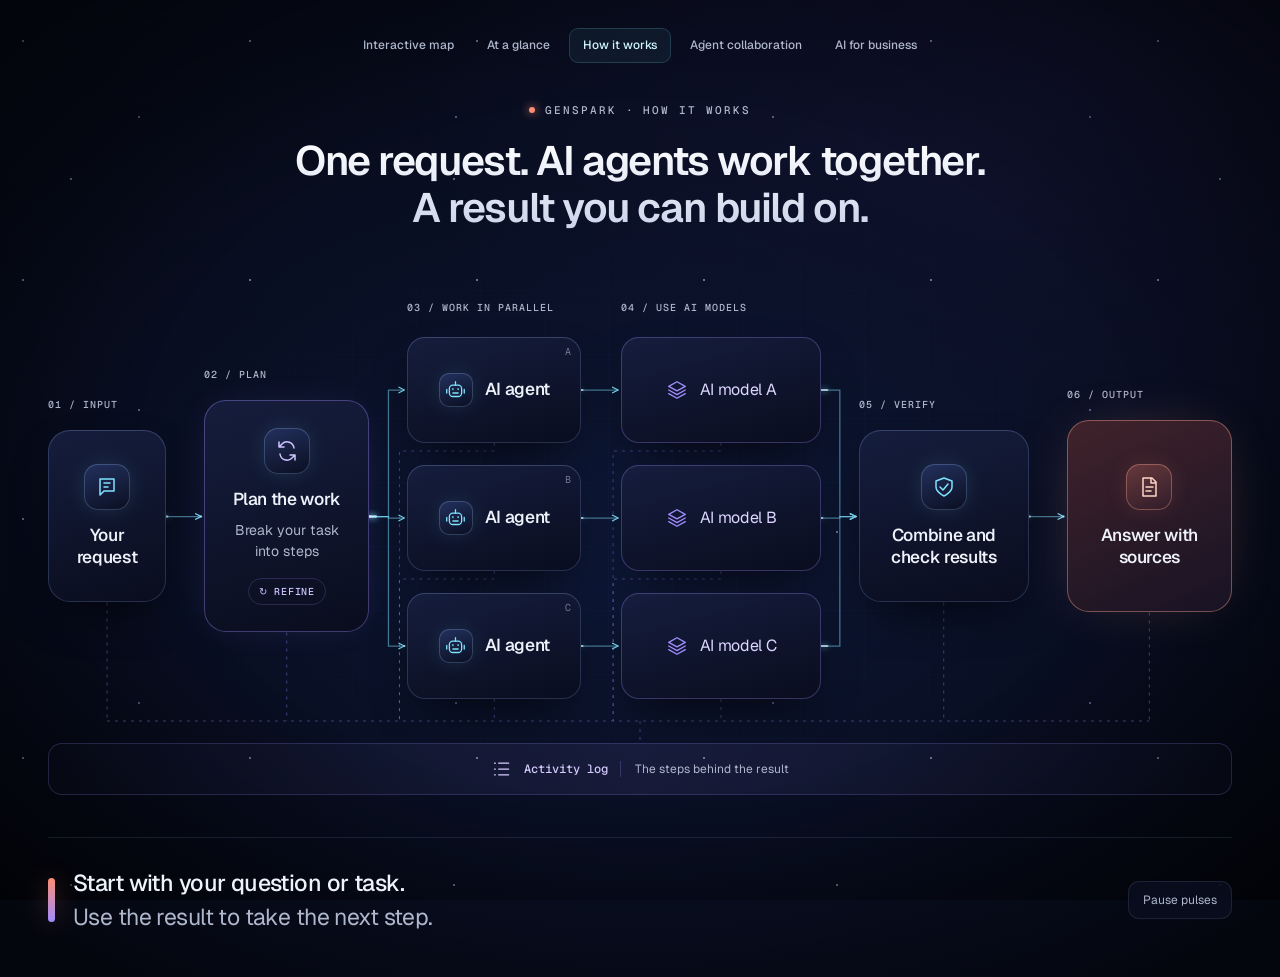
<file: how-it-works.html>
<!DOCTYPE html>
<html lang="en">
<head>
<meta charset="utf-8">
<meta name="viewport" content="width=device-width, initial-scale=1">
<title>Genspark · How it works</title>
<meta name="description" content="See how Genspark breaks your request into tasks, coordinates AI agents and models, and brings the results together.">
<link rel="icon" href="data:,">
<link rel="preconnect" href="https://fonts.googleapis.com">
<link href="https://fonts.googleapis.com/css2?family=Geist:wght@300;400;500;600;700&family=Geist+Mono:wght@400;500&display=swap" rel="stylesheet">
<link rel="stylesheet" href="styles.css">
<link rel="stylesheet" href="page-nav.css">
<link rel="stylesheet" href="how-it-works.css">
<script src="how-it-works.js" defer></script>
</head>
<body class="how-page">
<div class="how-stars" aria-hidden="true"></div>
<div class="grid-bg" aria-hidden="true"></div>
<div class="vignette" aria-hidden="true"></div>
<svg width="0" height="0" style="position:absolute" aria-hidden="true"><defs>
  <symbol id="icon-request" viewBox="0 0 24 24"><path d="M5 4h14v12H9l-4 4V4Z"/><path d="M9 8h6M9 12h4"/></symbol>
  <symbol id="icon-plan" viewBox="0 0 24 24"><path d="M19 9a7 7 0 0 0-12-4L4 8m0-5v5h5M5 15a7 7 0 0 0 12 4l3-3m0 5v-5h-5"/></symbol>
  <symbol id="icon-agent" viewBox="0 0 24 24"><rect x="5" y="7" width="14" height="13" rx="4"/><path d="M12 3v4M2 12v4m20-4v4M9 16h6"/><path d="M9 11v1m6-1v1"/></symbol>
  <symbol id="icon-model" viewBox="0 0 24 24"><path d="m12 3 9 5-9 5-9-5 9-5Zm-9 9 9 5 9-5M3 16l9 5 9-5"/></symbol>
  <symbol id="icon-verify" viewBox="0 0 24 24"><path d="m12 3 8 3v6c0 5-8 9-8 9s-8-4-8-9V6l8-3Z"/><path d="m8 12 3 3 5-6"/></symbol>
  <symbol id="icon-answer" viewBox="0 0 24 24"><path d="M6 3h9l4 4v14H6V3Zm8 0v5h5M9 12h7M9 16h5"/></symbol>
  <symbol id="icon-log" viewBox="0 0 24 24"><path d="M8 5h12M8 12h12M8 19h12M3 5h1M3 12h1M3 19h1"/></symbol>
</defs></svg>
<main class="how-shell">
  <header class="how-hero">
    <nav class="page-nav" aria-label="Pages">
      <a href="interactive-map.html">Interactive map</a>
      <a href="at-a-glance.html">At a glance</a>
      <a href="how-it-works.html" aria-current="page">How it works</a>
      <a href="collaboration.html">Agent collaboration</a>
      <a href="business.html">AI for business</a>
    </nav>
    <div class="eyebrow"><span class="dot"></span>Genspark · How it works</div>
    <h1>One request. AI agents work together.<br class="desktop-break"> A result you can build on.</h1>
  </header>

  <section class="workflow" aria-label="From your request to an answer, with an activity log of the steps">
    <svg class="workflow-links" aria-hidden="true"><defs>
      <marker id="flow-arrow" viewBox="0 0 10 10" refX="9" refY="5" markerWidth="6" markerHeight="6" orient="auto-start-reverse"><path d="m1 1 8 4-8 4" fill="none" stroke="#7FE3FF" stroke-width="1.5"/></marker>
    </defs><g id="flow-paths"></g><g id="audit-paths"></g></svg>

    <div class="flow-step request-step">
      <span class="step-label">01 / Input</span>
      <article class="flow-card" id="request">
        <span class="flow-icon"><svg aria-hidden="true"><use href="#icon-request"/></svg></span>
        <h2>Your request</h2>
      </article>
    </div>
    <div class="flow-step planning-step">
      <span class="step-label">02 / Plan</span>
      <article class="flow-card planning-card" id="planning">
        <span class="flow-icon"><svg aria-hidden="true"><use href="#icon-plan"/></svg></span>
        <h2>Plan the work</h2>
        <p>Break your task<br> into steps</p>
        <span class="loop-label">↻ Refine</span>
      </article>
    </div>

    <div class="parallel-work">
      <h2 class="step-label agent-heading">03 / Work in parallel</h2>
      <h2 class="step-label model-heading">04 / Use AI models</h2>
      <article class="flow-card agent-card" id="agent-a"><span class="flow-icon"><svg aria-hidden="true"><use href="#icon-agent"/></svg></span><h3>AI agent</h3><span class="branch-label">A</span></article>
      <article class="flow-card model-card" id="model-a"><svg class="model-icon" aria-hidden="true"><use href="#icon-model"/></svg><h3>AI model A</h3></article>
      <article class="flow-card agent-card" id="agent-b"><span class="flow-icon"><svg aria-hidden="true"><use href="#icon-agent"/></svg></span><h3>AI agent</h3><span class="branch-label">B</span></article>
      <article class="flow-card model-card" id="model-b"><svg class="model-icon" aria-hidden="true"><use href="#icon-model"/></svg><h3>AI model B</h3></article>
      <article class="flow-card agent-card" id="agent-c"><span class="flow-icon"><svg aria-hidden="true"><use href="#icon-agent"/></svg></span><h3>AI agent</h3><span class="branch-label">C</span></article>
      <article class="flow-card model-card" id="model-c"><svg class="model-icon" aria-hidden="true"><use href="#icon-model"/></svg><h3>AI model C</h3></article>
    </div>

    <div class="flow-step verification-step">
      <span class="step-label">05 / Verify</span>
      <article class="flow-card" id="verification">
        <span class="flow-icon"><svg aria-hidden="true"><use href="#icon-verify"/></svg></span>
        <h2>Combine and<br> check results</h2>
      </article>
    </div>
    <div class="flow-step answer-step">
      <span class="step-label">06 / Output</span>
      <article class="flow-card answer-card" id="answer">
        <span class="flow-icon"><svg aria-hidden="true"><use href="#icon-answer"/></svg></span>
        <h2>Answer with<br> sources</h2>
      </article>
    </div>

    <div class="audit-log" id="audit-log">
      <span class="audit-icon"><svg aria-hidden="true"><use href="#icon-log"/></svg></span>
      <span>Activity log</span><span class="audit-description">The steps behind the result</span>
    </div>
  </section>

  <footer class="how-footer">
    <div class="closing-mark" aria-hidden="true"></div>
    <p>Start with your question or task.<br><span>Use the result to take the next step.</span></p>
    <button class="motion-toggle" id="motion-toggle" type="button" aria-pressed="false" hidden>Pause pulses</button>
  </footer>
</main>
</body>
</html>
</file>
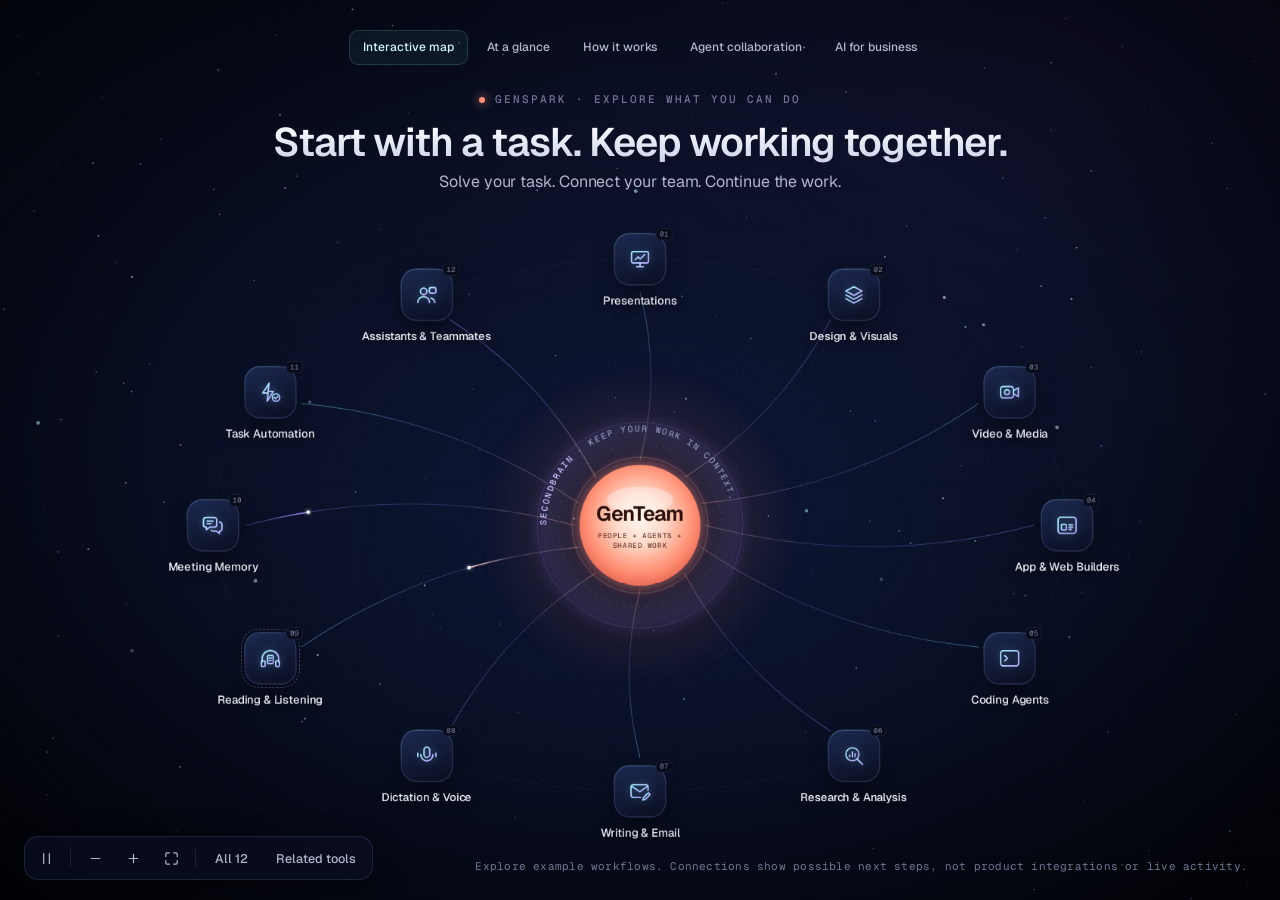
<file: interactive-map.html>
<!DOCTYPE html>
<html lang="en">
<head>
<meta charset="utf-8">
<meta name="viewport" content="width=device-width, initial-scale=1">
<title>Genspark · Explore what you can do</title>
<meta name="description" content="Explore ways to create, research, and get work done with Genspark, then continue with your team and AI agents in GenTeam.">
<link rel="icon" href="data:,">
<link rel="preconnect" href="https://fonts.googleapis.com">
<link href="https://fonts.googleapis.com/css2?family=Geist:wght@300;400;500;600;700&family=Geist+Mono:wght@400;500&display=swap" rel="stylesheet">
<link rel="stylesheet" href="styles.css">
<link rel="stylesheet" href="page-nav.css">
</head>
<body>
<svg width="0" height="0" style="position:absolute" aria-hidden="true">
  <defs>
    <linearGradient id="gtIconGrad" x1="0" y1="0" x2="1" y2="1">
      <stop offset="0" stop-color="#9FF0FF"/><stop offset="1" stop-color="#B9A2FF"/>
    </linearGradient>
  </defs>
</svg>

<canvas id="stars" aria-hidden="true"></canvas>
<div class="grid-bg" aria-hidden="true"></div>
<div class="vignette" aria-hidden="true"></div>

<header class="hero">
  <nav class="page-nav" aria-label="Pages">
    <a href="interactive-map.html" aria-current="page">Interactive map</a>
    <a href="at-a-glance.html">At a glance</a>
    <a href="how-it-works.html">How it works</a>
    <a href="collaboration.html">Agent collaboration</a>
    <a href="business.html">AI for business</a>
  </nav>
  <div class="eyebrow"><span class="dot"></span>Genspark · Explore what you can do</div>
  <h1 id="title"></h1>
  <p id="subtitle" class="sub"></p>
</header>

<main id="viewport" class="viewport" aria-label="Interactive use-case map. Use Tab to move between categories; Enter opens details.">
  <div id="world" class="world">
    <svg id="links" class="links" aria-hidden="true">
      <defs>
        <linearGradient id="spokeGrad" gradientUnits="userSpaceOnUse"></linearGradient>
        <radialGradient id="nucleusGrad" cx="50%" cy="45%" r="60%">
          <stop offset="0" stop-color="#FFF8F2"/>
          <stop offset=".35" stop-color="#FFD9C6"/>
          <stop offset=".75" stop-color="#FF8E72"/>
          <stop offset="1" stop-color="#E25C4A"/>
        </radialGradient>
        <radialGradient id="auraGrad" cx="50%" cy="50%" r="50%">
          <stop offset="0" stop-color="#FF9C80" stop-opacity=".42"/>
          <stop offset=".45" stop-color="#FF7A66" stop-opacity=".12"/>
          <stop offset="1" stop-color="#FF7A66" stop-opacity="0"/>
        </radialGradient>
        <radialGradient id="haloGrad" cx="50%" cy="50%" r="50%">
          <stop offset=".6" stop-color="#7FE3FF" stop-opacity="0"/>
          <stop offset=".86" stop-color="#9C8CFF" stop-opacity=".10"/>
          <stop offset="1" stop-color="#9C8CFF" stop-opacity="0"/>
        </radialGradient>
        <filter id="glow" x="-50%" y="-50%" width="200%" height="200%">
          <feGaussianBlur stdDeviation="3.2" result="b"/>
          <feMerge><feMergeNode in="b"/><feMergeNode in="SourceGraphic"/></feMerge>
        </filter>
        <filter id="softGlow" x="-50%" y="-50%" width="200%" height="200%">
          <feGaussianBlur stdDeviation="7"/>
        </filter>
        <path id="haloPath"/>
      </defs>
      <g id="orbitG"></g>
      <g id="crossG"></g>
      <g id="spokeG"></g>
      <g id="pulseG"></g>
      <g id="nucleusG"></g>
    </svg>
    <div id="nodes"></div>
    <button id="core" class="core" aria-label="GenTeam. Explore your shared workspace">
      <span class="core-name">GenTeam</span>
      <span class="core-label"></span>
    </button>
  </div>
  <div id="tooltip" class="tooltip" role="tooltip" aria-hidden="true"></div>
</main>

<footer class="foot">
  <p class="disclaimer">Explore example workflows. Connections show possible next steps, not product integrations or live activity.</p>
</footer>

<nav class="controls" aria-label="Graph controls">
  <button id="btnPlay" class="ctl" aria-label="Pause animation" title="Pause / play pulses">
    <svg viewBox="0 0 24 24" class="i-pause"><path d="M8 5v14M16 5v14"/></svg>
    <svg viewBox="0 0 24 24" class="i-play"><path d="M8 5.5v13l10.5-6.5z"/></svg>
  </button>
  <span class="sep"></span>
  <button id="btnOut" class="ctl" aria-label="Zoom out" title="Zoom out"><svg viewBox="0 0 24 24"><path d="M6 12h12"/></svg></button>
  <button id="btnIn" class="ctl" aria-label="Zoom in" title="Zoom in"><svg viewBox="0 0 24 24"><path d="M6 12h12M12 6v12"/></svg></button>
  <button id="btnFit" class="ctl" aria-label="Fit and reset view" title="Fit / reset"><svg viewBox="0 0 24 24"><path d="M4 9V5.5A1.5 1.5 0 0 1 5.5 4H9M15 4h3.5A1.5 1.5 0 0 1 20 5.5V9M20 15v3.5a1.5 1.5 0 0 1-1.5 1.5H15M9 20H5.5A1.5 1.5 0 0 1 4 18.5V15"/></svg></button>
  <span class="sep"></span>
  <button id="btnList" class="ctl txt" aria-expanded="false" aria-controls="listSheet">All 12</button>
  <button id="btnCtx" class="ctl txt" aria-expanded="false" aria-controls="ctxPanel">Related tools</button>
</nav>

<aside id="panel" class="panel" aria-hidden="true" aria-labelledby="pTitle" tabindex="-1">
  <button class="close" id="panelClose" aria-label="Close details"><svg viewBox="0 0 24 24"><path d="M6 6l12 12M18 6L6 18"/></svg></button>
  <div id="panelBody"></div>
</aside>

<aside id="ctxPanel" class="ctx" aria-hidden="true" aria-label="Related tools">
  <div class="ctx-head">
    <span class="kicker">Tools you may know</span>
    <button class="close sm" id="ctxClose" aria-label="Close related tools"><svg viewBox="0 0 24 24"><path d="M6 6l12 12M18 6L6 18"/></svg></button>
  </div>
  <div id="ctxBody"></div>
  <p class="fine">Third-party examples help explain the categories. Listing a tool does not imply an integration, partnership, or equivalent capabilities.</p>
</aside>

<aside id="listSheet" class="sheet" aria-hidden="true" aria-label="All categories">
  <div class="ctx-head">
    <span class="kicker">Explore 12 use cases</span>
    <button class="close sm" id="listClose" aria-label="Close category list"><svg viewBox="0 0 24 24"><path d="M6 6l12 12M18 6L6 18"/></svg></button>
  </div>
  <ol id="listBody"></ol>
</aside>

<script src="data.js"></script>
<script src="icons.js"></script>
<script src="orbit.js"></script>
<script src="app.js"></script>
</body>
</html>
</file>
<file: styles.css>
:root{
  --bg0:#04060E; --bg1:#070B1A; --bg2:#0B1226;
  --ink:#EEF2FA; --ink2:#AEB7CC; --ink3:#6E7894; --line:rgba(150,170,220,.14);
  --cyan:#7FE3FF; --violet:#A08CFF; --coral:#FF8E72; --warm:#FFF3EA;
  --tile:rgba(14,20,42,.78);
  --font:"Geist",ui-sans-serif,sans-serif; --mono:"Geist Mono",ui-monospace,monospace;
}
*{box-sizing:border-box}
html,body{margin:0;height:100%;background:var(--bg0);color:var(--ink);font-family:var(--font);overflow:hidden;-webkit-font-smoothing:antialiased}
button{font:inherit;color:inherit}
body{
  display:grid;grid-template-rows:auto 1fr auto;
  background:
    radial-gradient(1200px 800px at 50% 56%, #0D1736 0%, rgba(7,11,26,0) 70%),
    radial-gradient(900px 600px at 82% 10%, rgba(80,60,170,.12), transparent 70%),
    linear-gradient(180deg,var(--bg1),var(--bg0));
}
#stars{position:fixed;inset:0;width:100%;height:100%;pointer-events:none;z-index:0}
.grid-bg{position:fixed;inset:0;pointer-events:none;z-index:0;opacity:.5;
  background-image:linear-gradient(rgba(120,150,220,.05) 1px,transparent 1px),linear-gradient(90deg,rgba(120,150,220,.05) 1px,transparent 1px);
  background-size:64px 64px;background-position:center center;
  -webkit-mask-image:radial-gradient(ellipse 70% 60% at 50% 55%,#000 30%,transparent 80%);mask-image:radial-gradient(ellipse 70% 60% at 50% 55%,#000 30%,transparent 80%)}
.vignette{position:fixed;inset:0;pointer-events:none;z-index:0;background:radial-gradient(ellipse at center,transparent 55%,rgba(0,0,0,.55))}

/* header */
.hero{position:relative;z-index:3;padding:30px 40px 0;text-align:center;pointer-events:none}
.eyebrow{display:inline-flex;align-items:center;gap:10px;font:500 11px/1 var(--mono);letter-spacing:.18em;text-transform:uppercase;color:var(--ink3)}
.eyebrow .dot{width:6px;height:6px;border-radius:50%;background:var(--coral);box-shadow:0 0 10px var(--coral)}
h1{margin:14px 0 8px;font-weight:600;font-size:clamp(24px,3.1vw,44px);letter-spacing:-.025em;line-height:1.05;text-wrap:balance;
  background:linear-gradient(180deg,#fff,#C9D3EA);-webkit-background-clip:text;background-clip:text;color:transparent}
.sub{margin:0;font-size:clamp(14px,1.25vw,17px);color:var(--ink2);font-weight:400;letter-spacing:-.005em}

/* graph viewport */
.viewport{position:relative;z-index:2;overflow:hidden;touch-action:none;cursor:grab;min-height:0}
.viewport.dragging{cursor:grabbing}
.world{position:absolute;left:0;top:0;transform-origin:0 0;will-change:transform}
.world.ease{transition:transform .55s cubic-bezier(.2,.7,.2,1)}
.links{position:absolute;left:0;top:0;overflow:visible}

/* links */
.orbit{fill:none;stroke:rgba(140,160,230,.08);stroke-width:1}
.orbit.dash{stroke-dasharray:2 7;stroke:rgba(140,160,230,.13)}
.spoke{fill:none;stroke:url(#spokeGrad);stroke-width:1.1;opacity:.42;transition:opacity .35s,stroke-width .35s}
.spoke-glow{fill:none;stroke:#7FE3FF;stroke-width:6;opacity:0;filter:url(#softGlow);transition:opacity .35s}
.cross{fill:none;stroke:#8A7CFF;stroke-width:.9;opacity:.16;stroke-dasharray:1 5;stroke-linecap:round;transition:opacity .35s}
.spoke.hot{opacity:1;stroke-width:1.8}
.spoke-glow.hot{opacity:.55}
.cross.hot{opacity:.5}
.dim .spoke:not(.hot){opacity:.14}
.dim .cross:not(.hot){opacity:.05}
.pulse-tail{fill:none;stroke-linecap:round}
.pulse-head{filter:url(#glow)}

/* nucleus */
.halo-text{font:500 11.5px var(--mono);letter-spacing:.2em;fill:rgba(200,215,255,.62);text-transform:uppercase}
.halo-text .sb{fill:#CFC4FF}
.halo-ring{fill:none;stroke:rgba(160,150,255,.18);stroke-width:1}
.halo-spin{transform-box:view-box;animation:spin 140s linear infinite}
.halo-spin.rev{animation-duration:90s;animation-direction:reverse}
@keyframes spin{to{transform:rotate(360deg)}}
.paused .halo-spin,.paused .breath{animation-play-state:paused}
.breath{transform-box:fill-box;transform-origin:center;animation:breath 6s ease-in-out infinite}
@keyframes breath{50%{transform:scale(1.06);opacity:.85}}
.nucleus-flash{transition:opacity .6s}

.core{position:absolute;width:168px;height:168px;margin:-84px 0 0 -84px;border-radius:50%;border:0;background:transparent;cursor:pointer;
  display:flex;flex-direction:column;align-items:center;justify-content:center;gap:6px;z-index:3;outline:none}
.core-name{font-weight:650;font-size:27px;letter-spacing:-.03em;color:#2A0F0B}
.core-label{font:500 9.5px/1.3 var(--mono);letter-spacing:.06em;text-transform:uppercase;color:rgba(70,22,14,.78);max-width:120px;text-align:center}
.core:focus-visible{box-shadow:0 0 0 2px var(--bg0),0 0 0 4px var(--warm)}
.core.sel::after{content:"";position:absolute;inset:-10px;border-radius:50%;border:1px solid rgba(255,220,200,.6)}

/* nodes */
.node{position:absolute;width:176px;margin-left:-88px;display:flex;flex-direction:column;align-items:center;gap:12px;
  background:none;border:0;padding:0;cursor:pointer;outline:none;transition:opacity .35s;z-index:2}
.node .tile{position:relative;width:68px;height:68px;border-radius:20px;display:grid;place-items:center;
  background:linear-gradient(160deg,rgba(32,44,86,.9),rgba(10,14,32,.92));
  box-shadow:inset 0 0 0 1px rgba(160,190,255,.16),inset 0 1px 0 rgba(255,255,255,.08),0 10px 30px -8px rgba(0,0,0,.7),0 0 0 0 rgba(127,227,255,0);
  transition:transform .35s cubic-bezier(.2,.7,.2,1),box-shadow .35s}
.node .tile::before{content:"";position:absolute;inset:-1px;border-radius:21px;padding:1px;
  background:linear-gradient(150deg,rgba(127,227,255,.55),rgba(160,140,255,.15) 45%,rgba(160,140,255,.45));
  -webkit-mask:linear-gradient(#000 0 0) content-box,linear-gradient(#000 0 0);-webkit-mask-composite:xor;mask-composite:exclude;opacity:.55;transition:opacity .35s}
.node.orbiting .lbl{opacity:.1}
.node .tile .flash{position:absolute;inset:-6px;border-radius:26px;box-shadow:0 0 22px 2px rgba(127,227,255,.5);opacity:0;transition:opacity .9s}
.node .tile .flash.on{opacity:1;transition:opacity .08s}
.node .ico{width:30px;height:30px;filter:drop-shadow(0 0 6px rgba(127,227,255,.35))}
.node .num{position:absolute;top:-7px;right:-9px;font:500 9.5px/1 var(--mono);color:var(--ink3);background:var(--bg1);padding:3px 5px;border-radius:6px;box-shadow:inset 0 0 0 1px var(--line)}
.node .lbl{font-size:15px;font-weight:500;letter-spacing:-.01em;color:var(--ink);text-align:center;line-height:1.2;text-shadow:0 2px 12px rgba(0,0,0,.9);transition:opacity .25s}
.node .lbl small{display:block;margin-top:4px;font:400 9.5px var(--mono);letter-spacing:.1em;text-transform:uppercase;color:var(--ink3)}
.node:hover .tile,.node:focus-visible .tile,.node.sel .tile{transform:translateY(-3px) scale(1.06);
  box-shadow:inset 0 0 0 1px rgba(160,220,255,.35),inset 0 1px 0 rgba(255,255,255,.12),0 14px 34px -8px rgba(0,0,0,.8),0 0 34px -2px rgba(127,227,255,.45)}
.node:hover .tile::before,.node:focus-visible .tile::before,.node.sel .tile::before{opacity:1}
.node:focus-visible .tile{outline:2px solid var(--cyan);outline-offset:5px}
.node.sel .tile{box-shadow:inset 0 0 0 1px rgba(255,220,200,.5),0 0 40px -2px rgba(255,142,114,.5)}
.graph-dim .node:not(.sel):not(.hover){opacity:.38}
.node.cand .tile{box-shadow:inset 0 0 0 1px rgba(160,190,255,.16),0 10px 30px -8px rgba(0,0,0,.7)}
.node.cand .tile::after{content:"";position:absolute;inset:-5px;border-radius:24px;border:1px dashed rgba(170,180,230,.35)}

/* tooltip */
.tooltip{position:absolute;z-index:6;pointer-events:none;max-width:260px;padding:10px 12px;border-radius:12px;
  background:rgba(9,13,30,.92);backdrop-filter:blur(10px);box-shadow:inset 0 0 0 1px rgba(150,180,255,.2),0 12px 30px rgba(0,0,0,.5);
  font-size:13px;line-height:1.4;color:var(--ink2);opacity:0;transform:translateY(4px);transition:opacity .18s,transform .18s}
.tooltip.on{opacity:1;transform:none}
.tooltip b{display:block;color:var(--ink);font-weight:550;margin-bottom:2px}
.tooltip .hint{display:block;margin-top:6px;font:400 10px var(--mono);letter-spacing:.08em;text-transform:uppercase;color:var(--ink3)}

/* footer */
.foot{position:relative;z-index:3;padding:0 32px 26px 470px;text-align:right;pointer-events:none}
.disclaimer{margin:0;font:400 11px/1.5 var(--mono);color:var(--ink3);letter-spacing:.02em}

/* controls */
.controls{position:fixed;z-index:8;left:24px;bottom:20px;display:flex;align-items:center;gap:4px;padding:5px;border-radius:14px;
  background:rgba(10,14,32,.75);backdrop-filter:blur(14px);box-shadow:inset 0 0 0 1px rgba(150,180,255,.14),0 10px 30px rgba(0,0,0,.4)}
.ctl{height:34px;min-width:34px;border:0;border-radius:10px;background:transparent;display:grid;place-items:center;cursor:pointer;color:var(--ink2);transition:background .2s,color .2s}
.ctl:hover{background:rgba(150,180,255,.1);color:var(--ink)}
.ctl:focus-visible{outline:2px solid var(--cyan);outline-offset:1px}
.ctl svg{width:17px;height:17px;fill:none;stroke:currentColor;stroke-width:1.7;stroke-linecap:round;stroke-linejoin:round}
.ctl .i-play{display:none;fill:currentColor;stroke:none}
.ctl.is-paused .i-play{display:block}.ctl.is-paused .i-pause{display:none}
.ctl.txt{padding:0 12px;font-size:12.5px;font-weight:500}
.ctl[aria-expanded="true"]{background:rgba(160,140,255,.16);color:var(--ink)}
.sep{width:1px;height:18px;background:var(--line);margin:0 3px}

/* detail panel */
.panel{position:fixed;z-index:10;top:16px;right:16px;bottom:16px;width:min(430px,calc(100vw - 32px));overflow-y:auto;
  padding:30px 30px 28px;border-radius:24px;outline:none;
  background:linear-gradient(180deg,rgba(16,22,46,.94),rgba(8,11,26,.96));backdrop-filter:blur(18px);
  box-shadow:inset 0 0 0 1px rgba(150,180,255,.16),0 30px 80px rgba(0,0,0,.6);
  transform:translateX(calc(100% + 30px));opacity:0;transition:transform .5s cubic-bezier(.2,.7,.2,1),opacity .4s;scrollbar-width:thin}
.panel.open{transform:none;opacity:1}
.close{position:absolute;top:18px;right:18px;width:34px;height:34px;border-radius:10px;border:0;background:rgba(150,180,255,.08);display:grid;place-items:center;cursor:pointer;color:var(--ink2)}
.close:hover{background:rgba(150,180,255,.16);color:var(--ink)}
.close:focus-visible{outline:2px solid var(--cyan)}
.close svg{width:16px;height:16px;fill:none;stroke:currentColor;stroke-width:1.8;stroke-linecap:round}
.close.sm{position:static;width:28px;height:28px}
.p-idx{font:500 11px var(--mono);letter-spacing:.16em;color:var(--ink3);text-transform:uppercase}
.p-head{display:flex;gap:16px;align-items:center;margin:18px 0 18px}
.p-tile{flex:none;width:58px;height:58px;border-radius:17px;display:grid;place-items:center;background:linear-gradient(160deg,rgba(32,44,86,.9),rgba(10,14,32,.92));box-shadow:inset 0 0 0 1px rgba(160,190,255,.25),0 0 30px -6px rgba(127,227,255,.4)}
.p-tile .ico{width:27px;height:27px}
.p-title{margin:0;font-size:23px;font-weight:600;letter-spacing:-.02em;line-height:1.15;text-wrap:balance}
.badges{display:flex;flex-wrap:wrap;gap:6px;margin:-4px 0 16px}
.badge{font:500 10.5px/1 var(--mono);letter-spacing:.08em;text-transform:uppercase;padding:6px 9px;border-radius:999px}
.badge.cand{color:#FFD4A8;background:rgba(255,170,100,.1);box-shadow:inset 0 0 0 1px rgba(255,170,100,.35)}
.badge.direct{color:#FFD9CC;background:rgba(255,142,114,.1);box-shadow:inset 0 0 0 1px rgba(255,142,114,.35)}
.p-desc{font-size:15.5px;line-height:1.55;color:var(--ink2);margin:0 0 20px;text-wrap:pretty}
.p-job{margin:0 0 22px;padding:14px 16px;border-radius:14px;background:rgba(127,227,255,.05);box-shadow:inset 0 0 0 1px rgba(127,227,255,.14);font-size:15px;color:var(--ink)}
.p-job span{display:block;font:500 10px var(--mono);letter-spacing:.14em;text-transform:uppercase;color:var(--cyan);margin-bottom:6px;opacity:.8}
.sec{margin:0 0 22px}
.sec-k{display:flex;justify-content:space-between;align-items:baseline;gap:10px;font:500 10.5px var(--mono);letter-spacing:.14em;text-transform:uppercase;color:var(--ink3);margin:0 0 10px}
.sec-k em{font-style:normal;letter-spacing:.04em;text-transform:none;color:var(--ink3);opacity:.8}
.chips{display:flex;flex-wrap:wrap;gap:7px}
.chip{font-size:13px;padding:7px 11px;border-radius:9px;background:rgba(150,170,230,.07);box-shadow:inset 0 0 0 1px rgba(150,170,230,.16);color:var(--ink)}
.note{font-size:13.5px;line-height:1.5;color:var(--ink2);padding-left:14px;position:relative;margin:0 0 22px}
.note::before{content:"";position:absolute;left:0;top:8px;width:5px;height:5px;border-radius:50%;background:var(--violet)}
.example{border-radius:16px;padding:16px 18px 18px;background:linear-gradient(160deg,rgba(255,142,114,.09),rgba(160,140,255,.06));box-shadow:inset 0 0 0 1px rgba(255,170,150,.2)}
.example .ex-k{display:inline-block;font:500 10px var(--mono);letter-spacing:.14em;text-transform:uppercase;color:#FFC6B4;margin-bottom:10px}
.example p{margin:0;font-size:14.5px;line-height:1.55;color:var(--ink);text-wrap:pretty}
.flow{display:flex;align-items:center;gap:8px;margin-top:14px;flex-wrap:wrap;font:500 11px var(--mono);color:var(--ink2);letter-spacing:.04em}
.flow i{font-style:normal;padding:5px 8px;border-radius:7px;background:rgba(255,255,255,.05);box-shadow:inset 0 0 0 1px rgba(255,255,255,.08)}
.flow i.gt{color:#2A0F0B;background:linear-gradient(180deg,#FFE3D6,#FF9C80);box-shadow:none}
.flow b{font-weight:400;color:var(--ink3)}
.p-nav{display:flex;justify-content:space-between;gap:8px;margin-top:24px;padding-top:18px;border-top:1px solid var(--line)}
.p-nav button{flex:1;height:38px;border-radius:11px;border:0;background:rgba(150,180,255,.07);color:var(--ink2);cursor:pointer;font-size:13px}
.p-nav button:hover{background:rgba(150,180,255,.14);color:var(--ink)}
.p-nav button:focus-visible{outline:2px solid var(--cyan)}
.steps{list-style:none;margin:0 0 22px;padding:0;display:grid;gap:10px}
.steps li{display:grid;grid-template-columns:30px 1fr;gap:12px;padding:14px;border-radius:14px;background:rgba(150,170,230,.05);box-shadow:inset 0 0 0 1px rgba(150,170,230,.12)}
.steps .n{width:30px;height:30px;border-radius:50%;display:grid;place-items:center;font:500 12px var(--mono);color:#2A0F0B;background:linear-gradient(180deg,#FFE3D6,#FF9C80)}
.steps b{display:block;font-weight:600;font-size:15px;margin-bottom:3px}
.steps span{font-size:13.5px;line-height:1.5;color:var(--ink2)}
.layer{padding:14px 16px;border-radius:14px;margin:0 0 10px;box-shadow:inset 0 0 0 1px rgba(160,140,255,.22);background:rgba(160,140,255,.06);font-size:13.5px;line-height:1.5;color:var(--ink2)}
.layer b{color:#D6CCFF;font-weight:600}
.layer.future{box-shadow:inset 0 0 0 1px rgba(160,140,255,.14);background:none;border:1px dashed rgba(160,140,255,.25)}
.notes{margin:0;padding:0;list-style:none;display:grid;gap:10px}
.notes li{font-size:13.5px;line-height:1.5;color:var(--ink2);padding-left:14px;position:relative}
.notes li::before{content:"";position:absolute;left:0;top:8px;width:5px;height:5px;border-radius:50%;background:var(--violet)}

/* context + list sheets */
.ctx,.sheet{position:fixed;z-index:9;left:24px;bottom:76px;width:min(360px,calc(100vw - 48px));padding:18px 18px 16px;border-radius:18px;
  background:rgba(10,14,32,.9);backdrop-filter:blur(16px);box-shadow:inset 0 0 0 1px rgba(150,180,255,.16),0 20px 50px rgba(0,0,0,.5);
  opacity:0;transform:translateY(10px);pointer-events:none;transition:opacity .25s,transform .3s}
.ctx.open,.sheet.open{opacity:1;transform:none;pointer-events:auto}
.ctx-head{display:flex;justify-content:space-between;align-items:center;margin-bottom:12px}
.kicker{font:500 10.5px var(--mono);letter-spacing:.16em;text-transform:uppercase;color:var(--ink3)}
.ctx-grp{margin-bottom:14px}
.ctx-grp h3{margin:0 0 8px;font-size:12.5px;font-weight:500;color:var(--ink2)}
.ctx .chip{font-size:12.5px;padding:6px 9px}
.fine{margin:4px 0 0;font-size:11.5px;line-height:1.45;color:var(--ink3)}
.sheet{max-height:min(560px,calc(100vh - 120px));overflow-y:auto}
.sheet ol{list-style:none;margin:0;padding:0;display:grid;gap:2px}
.sheet li button{width:100%;display:grid;grid-template-columns:22px 32px 1fr;align-items:center;gap:10px;padding:8px;border-radius:10px;border:0;background:none;text-align:left;cursor:pointer;color:var(--ink);font-size:13.5px}
.sheet li button:hover,.sheet li button:focus-visible{background:rgba(150,180,255,.09);outline:none}
.sheet .n{font:500 10.5px var(--mono);color:var(--ink3)}
.sheet .mini{width:32px;height:32px;border-radius:10px;display:grid;place-items:center;background:rgba(30,40,80,.8);box-shadow:inset 0 0 0 1px rgba(160,190,255,.16)}
.sheet .mini .ico{width:17px;height:17px}

@media (max-width:760px){
  .hero{padding:20px 18px 0}
  .foot{padding:0 18px 76px;text-align:center}
  .disclaimer{font-size:10px}
  .controls{left:50%;transform:translateX(-50%);bottom:12px;max-width:calc(100vw - 16px)}
  .ctl.txt{padding:0 9px;font-size:12px}
  .panel{top:auto;left:8px;right:8px;bottom:8px;width:auto;max-height:82vh;padding:24px 20px;transform:translateY(calc(100% + 20px))}
  .ctx,.sheet{left:8px;right:8px;width:auto;bottom:66px}
  .node .lbl{font-size:19px}
  .node .lbl small{display:none}
}
@media (prefers-reduced-motion:reduce){
  .halo-spin,.breath{animation:none}
  .world.ease,.panel,.node .tile{transition:none}
}
</file>
<file: page-nav.css>
.page-nav{display:flex;justify-content:center;flex-wrap:wrap;gap:5px;margin:0 0 22px;pointer-events:auto;font:500 12px/1.4 "Geist",ui-sans-serif,sans-serif}
.page-nav a{padding:8px 13px;border-radius:9px;text-decoration:none;color:#AEB7CC;border:1px solid transparent;transition:background .2s,color .2s}
.page-nav a:hover{color:#EEF2FA;background:rgba(150,180,255,.08)}
.page-nav a[aria-current="page"]{color:#CFF6FF;background:rgba(127,227,255,.06);border-color:rgba(127,227,255,.18)}
.page-nav a:focus-visible{outline:2px solid #7FE3FF;outline-offset:3px}
.page-nav--glance{justify-content:flex-start;margin-bottom:28px}
</file>
<file: how-it-works.css>
html:has(.how-page){height:auto;min-height:100%;overflow:auto}
.how-page{display:block;height:auto;min-height:100vh;overflow:visible}
.how-stars{position:fixed;inset:0;pointer-events:none;opacity:.45;background-image:radial-gradient(1px 1px at 23px 41px,#DDE6FF 80%,transparent),radial-gradient(1px 1px at 139px 117px,#B9AEFF 80%,transparent),radial-gradient(1px 1px at 71px 179px,#A6EEFF 80%,transparent);background-size:227px 239px,317px 293px,383px 353px}
.how-shell{position:relative;z-index:1;max-width:1800px;margin:auto;padding:28px 48px 42px}
.how-hero{text-align:center}
.how-hero .eyebrow{margin-top:20px;color:var(--ink2)}
.how-hero h1{font-size:clamp(30px,3.2vw,54px);line-height:1.14;letter-spacing:-.035em;margin:20px auto 0;max-width:1380px}
.workflow{position:relative;display:grid;grid-template-columns:.8fr 1.12fr 2.8fr 1.15fr 1.12fr;column-gap:38px;align-items:center;margin:68px 0 0;padding-bottom:96px}
.workflow-links{position:absolute;inset:0;width:100%;height:100%;overflow:visible;pointer-events:none;z-index:0}
.flow-step,.parallel-work{position:relative;z-index:1;min-width:0}
.flow-step{margin-top:34px}
.step-label{display:block;margin:0 0 18px;font:500 10px/1.5 var(--mono);letter-spacing:.1em;text-transform:uppercase;color:var(--ink2)}
.flow-step>.step-label{position:absolute;top:-33px;left:0;white-space:nowrap}
.flow-card{position:relative;min-height:172px;padding:22px 12px;border-radius:22px;display:flex;flex-direction:column;align-items:center;justify-content:center;text-align:center;gap:15px;background:linear-gradient(165deg,rgba(22,30,62,.98),rgba(9,13,30,.98));box-shadow:inset 0 0 0 1px rgba(150,180,255,.2),inset 0 1px 0 rgba(255,255,255,.05),0 20px 50px -20px rgba(0,0,0,.8)}
.flow-card h2,.flow-card h3{margin:0;font-size:clamp(15px,1.35vw,23px);font-weight:550;line-height:1.25;letter-spacing:-.02em}
.flow-card p{margin:-5px 0 0;font-size:clamp(13px,1.1vw,18px);line-height:1.5;color:var(--ink2)}
.flow-icon{display:grid;place-items:center;width:46px;height:46px;flex:none;border-radius:14px;color:var(--cyan);background:linear-gradient(160deg,rgba(36,50,96,.95),rgba(10,14,32,.95));box-shadow:inset 0 0 0 1px rgba(160,200,255,.24),0 0 26px -6px rgba(127,227,255,.24)}
.flow-icon svg,.model-icon,.audit-icon svg{width:24px;height:24px;fill:none;stroke:currentColor;stroke-width:1.5;stroke-linecap:round;stroke-linejoin:round}
.planning-card{min-height:232px;box-shadow:inset 0 0 0 1px rgba(160,140,255,.36),0 0 40px -15px rgba(160,140,255,.2)}
.planning-card .flow-icon{color:#CFC4FF}
.loop-label{font:500 10px var(--mono);letter-spacing:.08em;text-transform:uppercase;color:#CFC4FF;padding:6px 10px;border:1px solid rgba(160,140,255,.2);border-radius:20px}
.parallel-work{display:grid;grid-template-columns:1fr 1.15fr;gap:22px 40px;align-items:center}
.parallel-work .step-label{margin:0;white-space:nowrap}
.agent-card,.model-card{min-height:106px;flex-direction:row;padding:18px 14px;gap:12px;border-radius:18px}
.agent-card .flow-icon{width:34px;height:34px;border-radius:10px}
.agent-card .flow-icon svg{width:21px;height:21px}
.branch-label{position:absolute;right:10px;top:8px;color:var(--ink3);font:10px var(--mono)}
.model-card{box-shadow:inset 0 0 0 1px rgba(160,140,255,.3),0 20px 50px -20px rgba(0,0,0,.8);color:#DDD6FF}
.model-card h3{font-weight:400;font-size:clamp(14px,1.25vw,21px)}
.model-icon{color:var(--violet);width:22px;flex:none}
.answer-card{min-height:192px;background:linear-gradient(155deg,rgba(66,35,44,.98),rgba(24,19,37,.98));box-shadow:inset 0 0 0 1px rgba(255,170,150,.4),0 0 60px -20px rgba(255,142,114,.3)}
.answer-card .flow-icon{color:#FFD4C5;background:linear-gradient(160deg,rgba(114,64,66,.8),rgba(49,28,41,.9));box-shadow:inset 0 0 0 1px rgba(255,170,150,.35),0 0 26px -6px rgba(255,142,114,.24)}
.audit-log{position:absolute;bottom:0;left:0;right:0;display:flex;align-items:center;justify-content:center;gap:12px;padding:15px 20px;border:1px solid rgba(160,140,255,.2);border-radius:14px;background:linear-gradient(90deg,rgba(160,140,255,.02),rgba(160,140,255,.09),rgba(160,140,255,.02));font:500 12px var(--mono);color:#D6CCFF;z-index:1}
.audit-icon{display:flex}.audit-icon svg{width:20px;height:20px}
.audit-description{color:var(--ink2);font:400 12px var(--font);padding-left:14px;border-left:1px solid rgba(160,140,255,.25)}
.flow-path{fill:none;stroke:var(--cyan);stroke-width:1.25;stroke-opacity:.5;marker-end:url(#flow-arrow)}
.flow-pulse{fill:none;stroke:#CFF6FF;stroke-width:2;stroke-dasharray:4 96;stroke-linecap:round;animation:flow-pulse 5s linear infinite;filter:drop-shadow(0 0 3px var(--cyan));opacity:.8}
.audit-path{fill:none;stroke:var(--violet);stroke-width:1;stroke-dasharray:3 5;opacity:.38}
@keyframes flow-pulse{to{stroke-dashoffset:-100}}
.motion-paused .flow-pulse{animation-play-state:paused;opacity:0}
.how-footer{display:flex;align-items:center;gap:18px;margin-top:42px;padding:28px 0 0;border-top:1px solid var(--line)}
.closing-mark{width:7px;height:44px;border-radius:6px;background:linear-gradient(var(--coral),var(--violet));box-shadow:0 0 24px rgba(255,142,114,.3)}
.how-footer p{margin:0;font-size:clamp(19px,1.8vw,29px);line-height:1.5;font-weight:500;letter-spacing:-.025em}
.how-footer p span{font-weight:400;color:var(--ink2)}
.motion-toggle{margin-left:auto;padding:10px 14px;border:1px solid var(--line);border-radius:11px;background:rgba(10,14,32,.8);color:var(--ink2);font-size:12px;cursor:pointer;white-space:nowrap}
.motion-toggle:hover{color:var(--ink);border-color:rgba(127,227,255,.4)}
.motion-toggle:focus-visible{outline:2px solid var(--cyan);outline-offset:4px}
@media(min-width:1600px){.workflow{column-gap:48px;margin-top:90px}.parallel-work{column-gap:52px;row-gap:28px}.agent-card,.model-card{min-height:122px}.step-label{font-size:12px}}
@media(max-width:1150px) and (min-width:901px){.how-shell{padding-inline:28px}.workflow{column-gap:24px}.parallel-work{column-gap:24px}.agent-card{flex-direction:column;gap:7px}.step-label{font-size:8px;letter-spacing:.04em}.model-card{gap:6px;padding-inline:9px}}
@media(max-width:900px){
  .how-shell{max-width:620px;padding:20px 22px 32px}.how-hero .eyebrow{margin-top:16px}.how-hero h1{font-size:clamp(29px,5.5vw,40px)}.desktop-break{display:none}
  .workflow{display:flex;flex-direction:column;gap:42px;margin-top:42px;padding-bottom:0}.workflow-links{display:none}.flow-step{width:100%;margin:0}.flow-step>.step-label{position:static;margin-bottom:10px;font-size:10px}
  .flow-card{min-height:140px}.flow-card h2,.flow-card h3{font-size:20px}.flow-card p{font-size:16px}.planning-card{min-height:210px}
  .flow-step:not(.answer-step)::after,.parallel-work::after{content:'↓';position:absolute;bottom:-34px;left:50%;color:var(--cyan);font-size:22px;transform:translateX(-50%)}
  .parallel-work{width:100%;gap:16px 30px}.parallel-work .step-label{white-space:normal;font-size:10px;letter-spacing:.06em}.agent-card,.model-card{min-height:122px;flex-direction:column;gap:9px;padding:16px 10px}.agent-card h3,.model-card h3{font-size:17px}.model-card br{display:none}
  .agent-card::after{content:'→';position:absolute;right:-24px;top:calc(50% - 12px);font-size:20px;color:var(--cyan)}.model-icon{width:24px;height:24px}
  .audit-log{position:relative;width:100%;margin-top:0;gap:10px;padding-inline:12px}.audit-log::before{content:'';position:absolute;bottom:100%;height:42px;border-left:1px dashed var(--violet);left:50%}
  .how-footer{flex-wrap:wrap;margin-top:32px;gap:14px}.how-footer p{font-size:20px}.motion-toggle{display:none}.audit-description{font-size:11px;padding-left:10px}
}
@media(prefers-reduced-motion:reduce){.flow-pulse{animation:none;display:none}}
</file>
<file: business.css>
html:has(.business-page){scroll-behavior:smooth;scroll-padding-top:24px}
.business-shell{position:relative;z-index:1;max-width:1320px;margin:auto;padding:28px 48px 32px}
.business-brand{display:flex;align-items:center;justify-content:space-between;padding:27px 0 20px;border-bottom:1px solid var(--line)}
.business-logo{display:block;width:180px;max-width:55%;height:auto}.business-brand>span:last-child{font:500 11px var(--mono);color:var(--ink2);text-transform:uppercase;letter-spacing:.15em}
.business-hero{padding:68px 0 0}.business-hero .eyebrow{line-height:1.65;color:var(--ink2);font-size:10px}.business-hero .eyebrow .dot{flex:none}
.business-hero h1{font-size:clamp(44px,6.2vw,88px);letter-spacing:-.05em;line-height:1.03;margin:24px 0 25px}.business-hero h1 span{color:var(--cyan)}
.business-intro{max-width:850px;font-size:clamp(18px,1.7vw,23px);line-height:1.55;letter-spacing:-.015em;color:var(--ink);margin:0 0 16px}
.business-support{max-width:760px;font-size:15px;line-height:1.7;color:var(--ink2);margin:0}
.business-actions{display:flex;flex-wrap:wrap;gap:12px;margin:28px 0 44px}
.business-button{display:inline-flex;align-items:center;justify-content:space-between;gap:22px;border-radius:12px;padding:14px 19px;font-size:14px;font-weight:550;text-decoration:none;line-height:1.4;transition:transform .2s,box-shadow .2s}
.business-button.primary{background:linear-gradient(150deg,#FFE3D6,#FF9C80);color:#2A0F0B;box-shadow:0 8px 32px -15px rgba(255,142,114,.55)}
.business-button.secondary{background:rgba(127,227,255,.04);border:1px solid rgba(127,227,255,.2);color:#CFF6FF}
.business-button:hover{transform:translateY(-2px);box-shadow:0 8px 28px -12px rgba(127,227,255,.4)}
.business-page a:focus-visible{outline:2px solid var(--cyan);outline-offset:5px}
.business-stats{display:grid;grid-template-columns:repeat(3,1fr);border-block:1px solid var(--line);padding:25px 0;gap:24px}
.business-stats>div{display:flex;flex-direction:column;gap:7px;padding:0 28px;border-left:1px solid var(--line)}.business-stats>div:first-child{padding-left:0;border:0}
.business-stats strong{font-size:36px;font-weight:550;letter-spacing:-.04em;color:#D6CCFF}.business-stats span{font-size:13px;color:var(--ink2)}
.business-section{margin-top:68px}.section-index{font:500 10px/1.5 var(--mono);letter-spacing:.15em;text-transform:uppercase;color:var(--ink2)}
.section-heading{margin-bottom:25px}.section-heading h2,.trust-section h2{font-size:clamp(27px,3vw,38px);font-weight:550;line-height:1.2;letter-spacing:-.03em;margin:10px 0 0}
.product-grid{display:grid;grid-template-columns:repeat(3,minmax(0,1fr));gap:18px}
.product-card{padding:25px;border-radius:21px;background:linear-gradient(165deg,rgba(22,30,62,.9),rgba(9,13,30,.95));box-shadow:inset 0 0 0 1px rgba(150,180,255,.16),inset 0 1px 0 rgba(255,255,255,.05)}
.product-symbol{display:grid;place-items:center;width:39px;height:39px;border-radius:12px;color:var(--cyan);font:500 21px var(--mono);background:rgba(127,227,255,.06);box-shadow:inset 0 0 0 1px rgba(127,227,255,.2);margin-bottom:23px}
.product-card:nth-child(3n + 2) .product-symbol{color:#CFC4FF;background:rgba(160,140,255,.08)}
.product-card h3,.benefit-card h3{font-size:20px;line-height:1.3;letter-spacing:-.025em;font-weight:550;margin:0 0 12px}
.product-card p,.benefit-card p{font-size:14px;line-height:1.7;color:var(--ink2);margin:0}
.genteam-product{background:linear-gradient(155deg,rgba(66,35,44,.8),rgba(24,19,37,.96));box-shadow:inset 0 0 0 1px rgba(255,170,150,.3)}.genteam-product .product-symbol{color:#FFC6B4;background:rgba(255,142,114,.08);box-shadow:inset 0 0 0 1px rgba(255,142,114,.25)}
.stack-section{padding:34px;border-radius:24px;background:rgba(160,140,255,.035);border:1px solid rgba(160,140,255,.19);text-align:center}
.stack-tools{display:flex;justify-content:center;flex-wrap:wrap;gap:10px;list-style:none;padding:0;margin:26px auto 0;max-width:900px}
.stack-tools li{font-size:13px;padding:10px 14px;background:rgba(150,170,230,.06);border:1px solid var(--line);border-radius:10px;color:var(--ink2)}
.consolidation-arrow{font-size:26px;margin:18px 0;color:var(--violet)}
.one-workspace{display:flex;justify-content:center;align-items:center;gap:20px;padding:25px;border-radius:18px;background:linear-gradient(100deg,rgba(255,142,114,.1),rgba(160,140,255,.09));border:1px solid rgba(255,170,150,.24)}
.workspace-orb{flex:none;width:57px;height:57px;border-radius:50%;background:radial-gradient(circle at 40% 30%,#FFF8F2,#FFD9C6 30%,#FF8E72 70%,#E25C4A);box-shadow:0 0 35px rgba(255,142,114,.24)}
.one-workspace h3{margin:0 0 6px;font-size:27px;letter-spacing:-.03em}.one-workspace p{margin:0;font-size:15px;color:#FFD4C5}.stack-note{font-size:13px;line-height:1.6;color:var(--ink2);margin:20px 0 0}
.benefits-grid{display:grid;grid-template-columns:repeat(3,minmax(0,1fr));gap:28px}
.benefit-card{border-top:1px solid rgba(127,227,255,.25);padding-top:23px}.benefit-number{display:inline-block;font:500 12px var(--mono);color:var(--coral);margin-bottom:24px}
.trust-section{display:grid;grid-template-columns:1.2fr 1fr;gap:32px;align-items:center;margin-top:64px;padding:32px 0;border-block:1px solid var(--line)}
.trust-section h2{font-size:30px}.trust-section p{color:var(--ink2);font-size:14px;line-height:1.5;margin-bottom:0}
.trust-list{display:grid;grid-template-columns:1fr 1fr;list-style:none;gap:16px;padding:0;margin:0}.trust-list li{font-size:13px;line-height:1.5;color:#CFF6FF;display:flex;gap:10px}.trust-list li::before{content:'+';color:var(--cyan);font-family:var(--mono)}
.contact-section{display:grid;grid-template-columns:1.5fr 1fr;gap:50px;margin-top:64px;padding:42px;border:1px solid rgba(255,170,150,.25);border-radius:26px;background:linear-gradient(140deg,rgba(255,142,114,.075),rgba(160,140,255,.06))}
.contact-intro h2{font-size:clamp(30px,3.3vw,44px);line-height:1.1;letter-spacing:-.035em;font-weight:550;margin:16px 0}.contact-intro p{color:var(--ink2);font-size:15px;line-height:1.65;max-width:460px;margin:0 0 24px}
.contact-card{font-style:normal;padding-left:32px;border-left:1px solid var(--line);display:flex;flex-direction:column;justify-content:center;align-items:flex-start}
.contact-avatar{width:80px;height:80px;display:block;object-fit:cover;border-radius:15px;background:rgba(255,142,114,.1);border:1px solid rgba(255,142,114,.3);margin-bottom:17px}
.contact-card h3{font-size:23px;font-weight:550;letter-spacing:-.02em;margin:0 0 7px}.contact-card p{font-size:13px;color:var(--ink2);margin:0 0 16px}.contact-card a{display:flex;align-items:center;justify-content:space-between;gap:25px;width:100%;text-decoration:none;color:var(--ink);font-size:14px;padding:11px 0}.contact-card a:hover{color:var(--cyan)}.contact-action{color:var(--ink2);font-size:12px}
.business-footer{margin-top:30px;font-size:11px;line-height:1.7;color:var(--ink3)}.business-footer p{margin:0 0 20px}.business-footer>span{font:10px var(--mono)}
@media(max-width:900px){.business-shell{padding-inline:28px}.product-grid{grid-template-columns:repeat(2,minmax(0,1fr))}.benefits-grid{gap:20px}.trust-section{grid-template-columns:1fr}.contact-section{padding:28px;gap:26px}.contact-card{padding-left:24px}}
@media(max-width:600px){.business-shell{padding:20px}.business-brand{padding-top:15px}.business-hero{padding-top:38px}.business-hero h1{font-size:46px}.business-hero .eyebrow{font-size:9px;letter-spacing:.1em}.business-intro{font-size:18px}.business-support{font-size:14px}.business-actions{gap:10px;margin-bottom:32px}.business-button{font-size:13px}.business-stats{gap:10px;padding:20px 0}.business-stats>div{padding:0 10px}.business-stats strong{font-size:28px}.business-stats span{font-size:11px;line-height:1.5}.business-section{margin-top:42px}.product-grid,.benefits-grid{grid-template-columns:1fr}.product-card{padding:23px}.product-symbol{margin-bottom:18px}.stack-section{padding:25px 18px}.stack-tools{gap:8px}.stack-tools li{font-size:12px;padding:9px 11px}.one-workspace{padding:20px 12px;gap:12px;text-align:left}.one-workspace p{font-size:13px;line-height:1.5}.workspace-orb{width:42px;height:42px}.one-workspace h3{font-size:24px}.trust-section{margin-top:40px;gap:24px}.trust-section h2{font-size:27px}.trust-list{gap:14px}.trust-list li{font-size:12px}.contact-section{grid-template-columns:1fr;padding:25px;gap:30px;margin-top:40px}.contact-card{border-left:0;border-top:1px solid var(--line);padding:26px 0 0}.contact-intro .business-button{gap:12px}}
@media(prefers-reduced-motion:reduce){html:has(.business-page){scroll-behavior:auto}.business-button{transition:none}}
</file>
<file: collaboration.css>
.symbol-library{position:absolute;pointer-events:none}
.collaboration-shell{position:relative;z-index:1;max-width:1800px;margin:auto;padding:28px 48px 30px}
.collaboration-hero{text-align:center}
.collaboration-hero .eyebrow{margin-top:20px;color:var(--ink2)}
.collaboration-hero h1{font-size:clamp(34px,4vw,64px);line-height:1.08;letter-spacing:-.035em;margin:22px 0 18px}
.collaboration-lead{font-size:clamp(15px,1.3vw,20px);line-height:1.5;color:var(--ink2);margin:0}
.evolution{display:grid;grid-template-columns:repeat(4,minmax(0,1fr));gap:24px;list-style:none;padding:0;margin:52px 0 0}
.evolution-card{position:relative;display:flex;flex-direction:column;min-width:0;padding:26px 24px 28px;border-radius:24px;background:linear-gradient(165deg,rgba(22,30,62,.94),rgba(9,13,30,.96));box-shadow:inset 0 0 0 1px rgba(150,180,255,.2),inset 0 1px 0 rgba(255,255,255,.05),0 20px 50px -20px rgba(0,0,0,.8)}
.evolution-card:not(:last-child)::after{content:'→';position:absolute;right:-21px;top:49%;width:18px;text-align:center;font-size:17px;color:var(--ink3)}
.stage-heading{display:flex;align-items:center;justify-content:space-between;min-height:28px;font:500 11px/1.4 var(--mono);letter-spacing:.15em;text-transform:uppercase;color:var(--ink2)}
.stage-number{color:var(--ink3);font-size:12px}
.stage-diagram{display:block;width:100%;height:auto;margin:30px 0 24px;overflow:visible}
.connection{fill:none;stroke:var(--cyan);stroke-opacity:.45;stroke-width:1.4;stroke-linecap:round;stroke-linejoin:round}
.connection.dashed{stroke-dasharray:4 7}
.agent-network{stroke:var(--violet);stroke-opacity:.65}
.person{fill:#10172C;stroke:#DDE6FF;stroke-width:1.8;stroke-linecap:round}
.agent{color:var(--cyan);filter:drop-shadow(0 0 6px rgba(127,227,255,.12))}
.agent-face{fill:#152442;stroke:currentColor;stroke-width:1.6}
.agent-eye{fill:currentColor;stroke:none}
.chat-bubble{fill:rgba(127,227,255,.04);stroke:rgba(127,227,255,.4);stroke-width:1.5;stroke-linejoin:round}
.connected-card .agent{color:#C2B3FF}.connected-card .agent-face{fill:#221F40}
.stage-copy{flex:1;min-height:160px}
.stage-copy h2{font-size:clamp(22px,1.85vw,32px);font-weight:550;letter-spacing:-.025em;line-height:1.22;margin:0;text-wrap:pretty}
.team-card{background:linear-gradient(150deg,rgba(66,35,44,.98),rgba(24,19,37,.98));box-shadow:inset 0 0 0 1px rgba(255,170,150,.45),inset 0 1px 0 rgba(255,255,255,.07),0 0 70px -30px rgba(255,142,114,.35)}
.team-card .stage-heading{color:#FFD4C5}
.now-badge{padding:6px 10px;border-radius:999px;background:linear-gradient(180deg,#FFE3D6,#FF9C80);color:#2A0F0B;font-size:10px;letter-spacing:.12em}
.workspace-boundary{fill:rgba(255,142,114,.04);stroke:rgba(255,190,170,.3);stroke-width:1.2}
.team-network{stroke:#FFC6B4;stroke-opacity:.6}
.team-card .agent{color:#FFD4C5}.team-card .agent-face{fill:#4B2D38}
.team-card .person{fill:#33212D;stroke:#FFE4D9}
.team-card .stage-copy h2{font-size:clamp(21px,1.7vw,30px)}
.team-signature{display:flex;align-items:center;flex-wrap:wrap;gap:8px;margin-top:24px;padding-top:18px;border-top:1px solid rgba(255,170,150,.2);font-size:17px;font-weight:600;letter-spacing:-.02em;color:#FFD4C5}
.signature-dot{width:7px;height:7px;border-radius:50%;background:var(--coral);box-shadow:0 0 12px var(--coral)}
.team-signature>span:last-child{flex-basis:100%;font:400 9px/1.5 var(--mono);letter-spacing:.03em;color:var(--ink2)}
.collaboration-footer{display:flex;justify-content:space-between;align-items:center;gap:20px;margin-top:32px;padding-top:22px;border-top:1px solid var(--line);font:400 11px/1.5 var(--mono);color:var(--ink3)}
.collaboration-footer a{color:var(--ink2);text-decoration:none;padding:8px 0}
.collaboration-footer a:hover{color:var(--cyan)}
.collaboration-footer a:focus-visible{outline:2px solid var(--cyan);outline-offset:5px;border-radius:3px}
@media(min-width:1600px){.evolution{gap:30px}.evolution-card{padding:30px}.evolution-card:not(:last-child)::after{right:-25px}.stage-copy{min-height:170px}}
@media(max-width:1100px){.collaboration-shell{padding-inline:28px}.evolution{grid-template-columns:repeat(2,minmax(0,1fr));gap:24px}.evolution-card:nth-child(2)::after{display:none}.stage-diagram{max-width:320px;align-self:center}.stage-copy{min-height:115px}.stage-copy h2,.team-card .stage-copy h2{font-size:28px}}
@media(max-width:600px){.collaboration-shell{padding:20px 20px 28px}.collaboration-hero .eyebrow{margin-top:12px;font-size:10px}.collaboration-hero h1{font-size:36px}.collaboration-lead{font-size:15px}.evolution{grid-template-columns:1fr;gap:28px;margin-top:32px}.evolution-card{padding:24px}.evolution-card:not(:last-child)::after{display:block;content:'↓';top:auto;bottom:-25px;right:calc(50% - 9px)}.stage-diagram{max-width:270px;margin:18px 0}.stage-copy{min-height:0}.stage-copy h2,.team-card .stage-copy h2{font-size:27px}.collaboration-footer{flex-direction:column;align-items:flex-start;gap:8px;margin-top:26px}}
</file>
